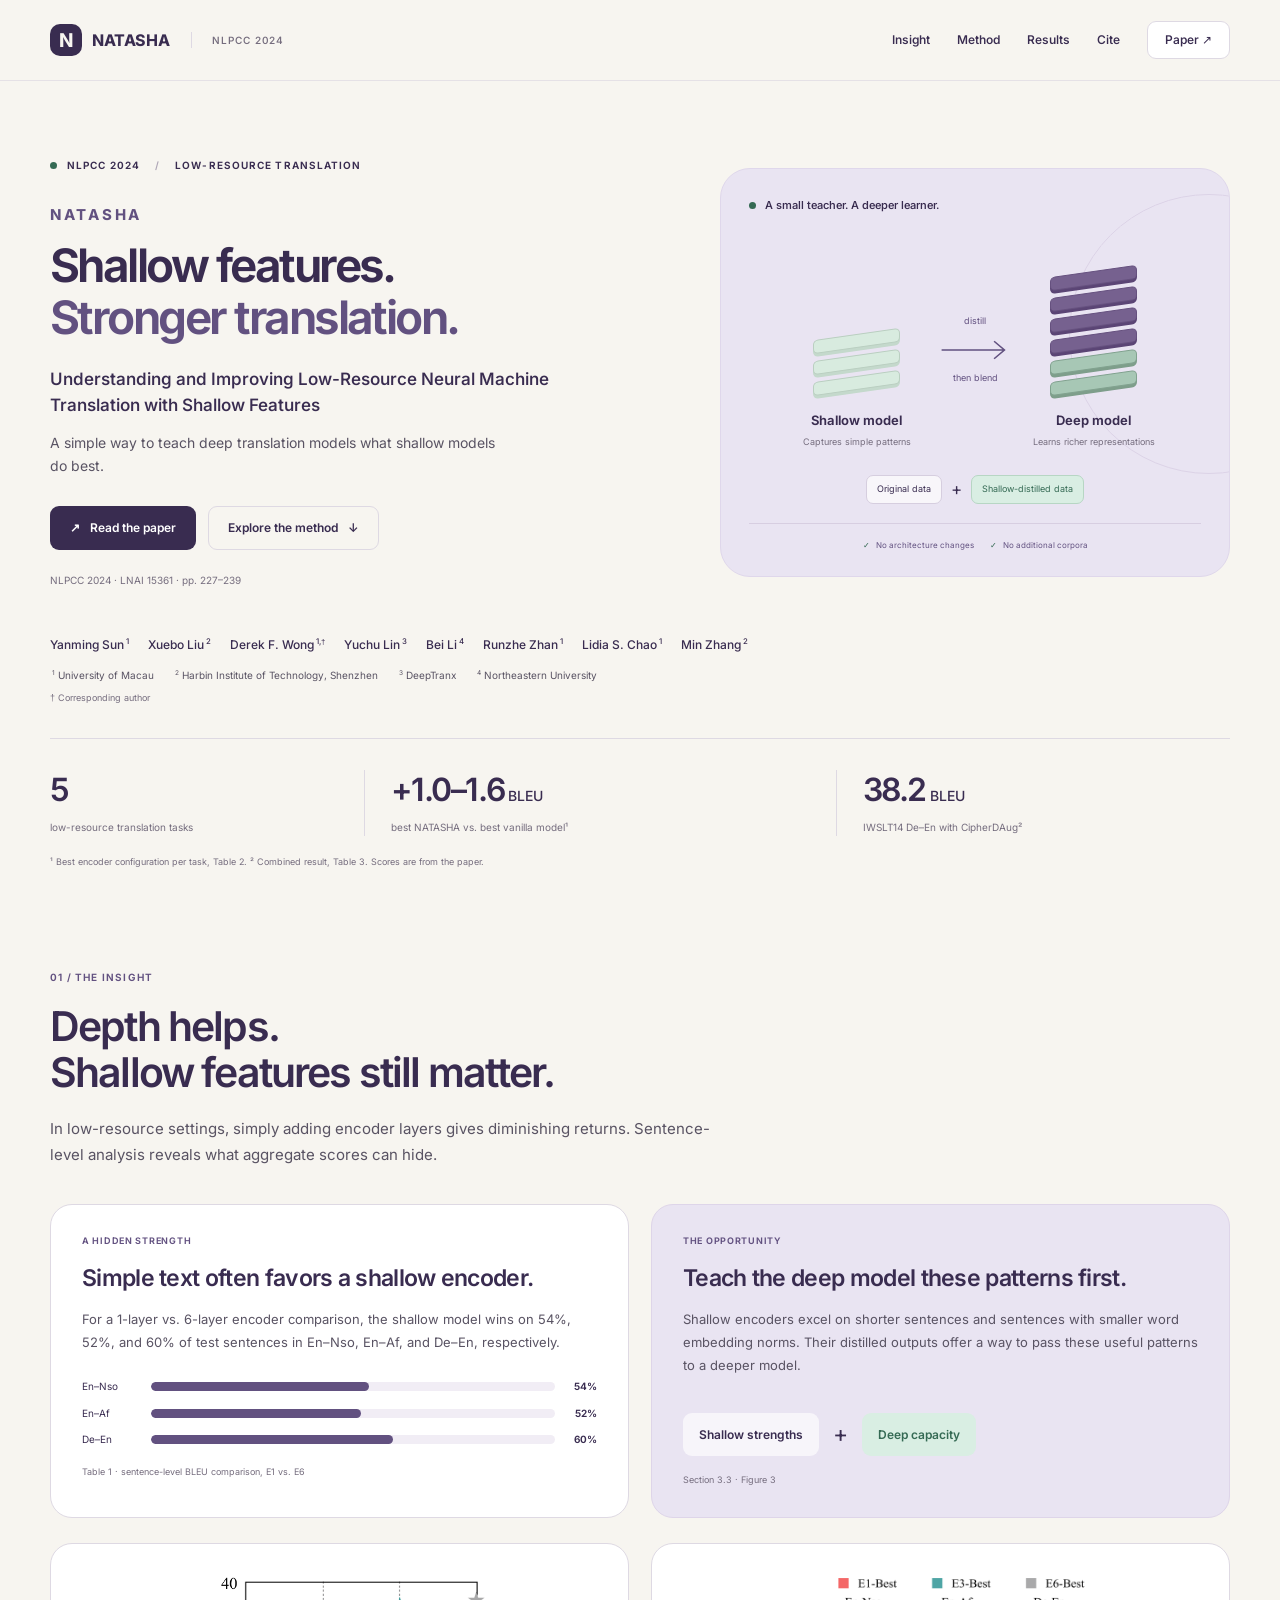
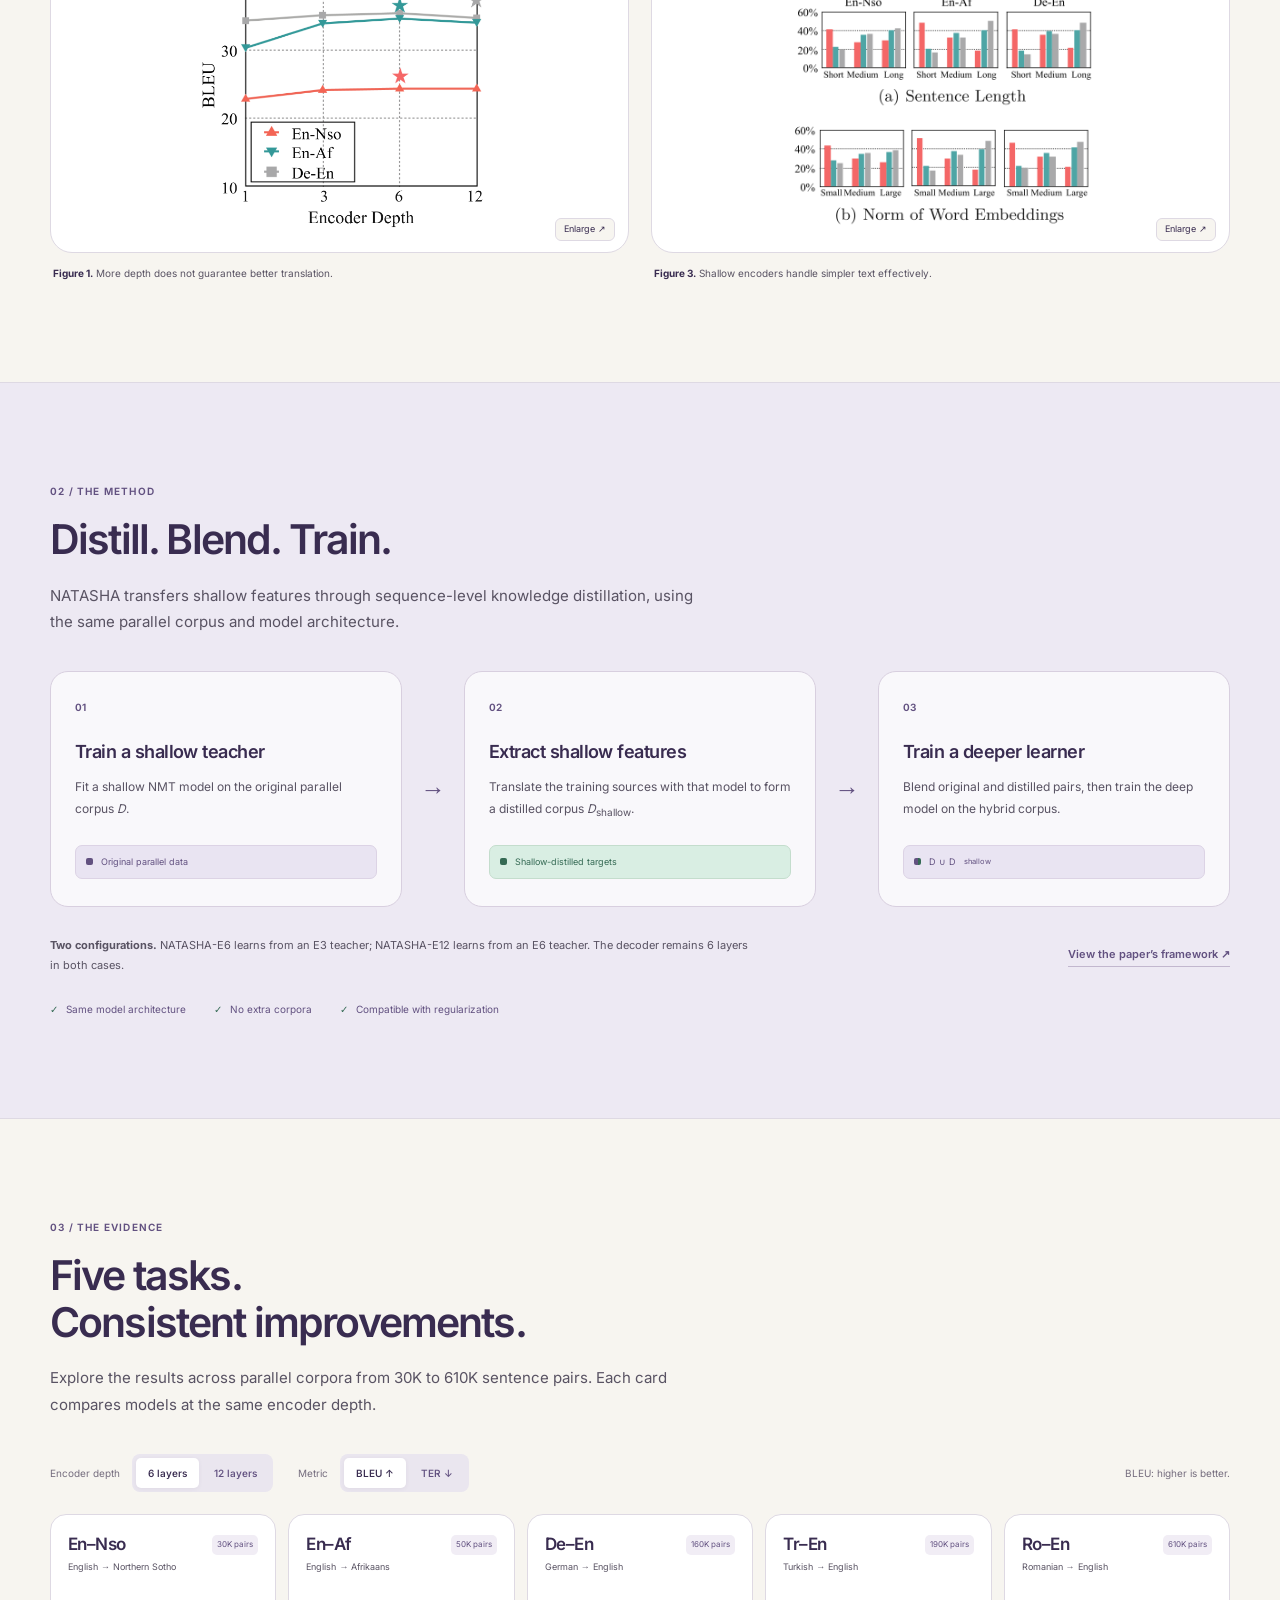
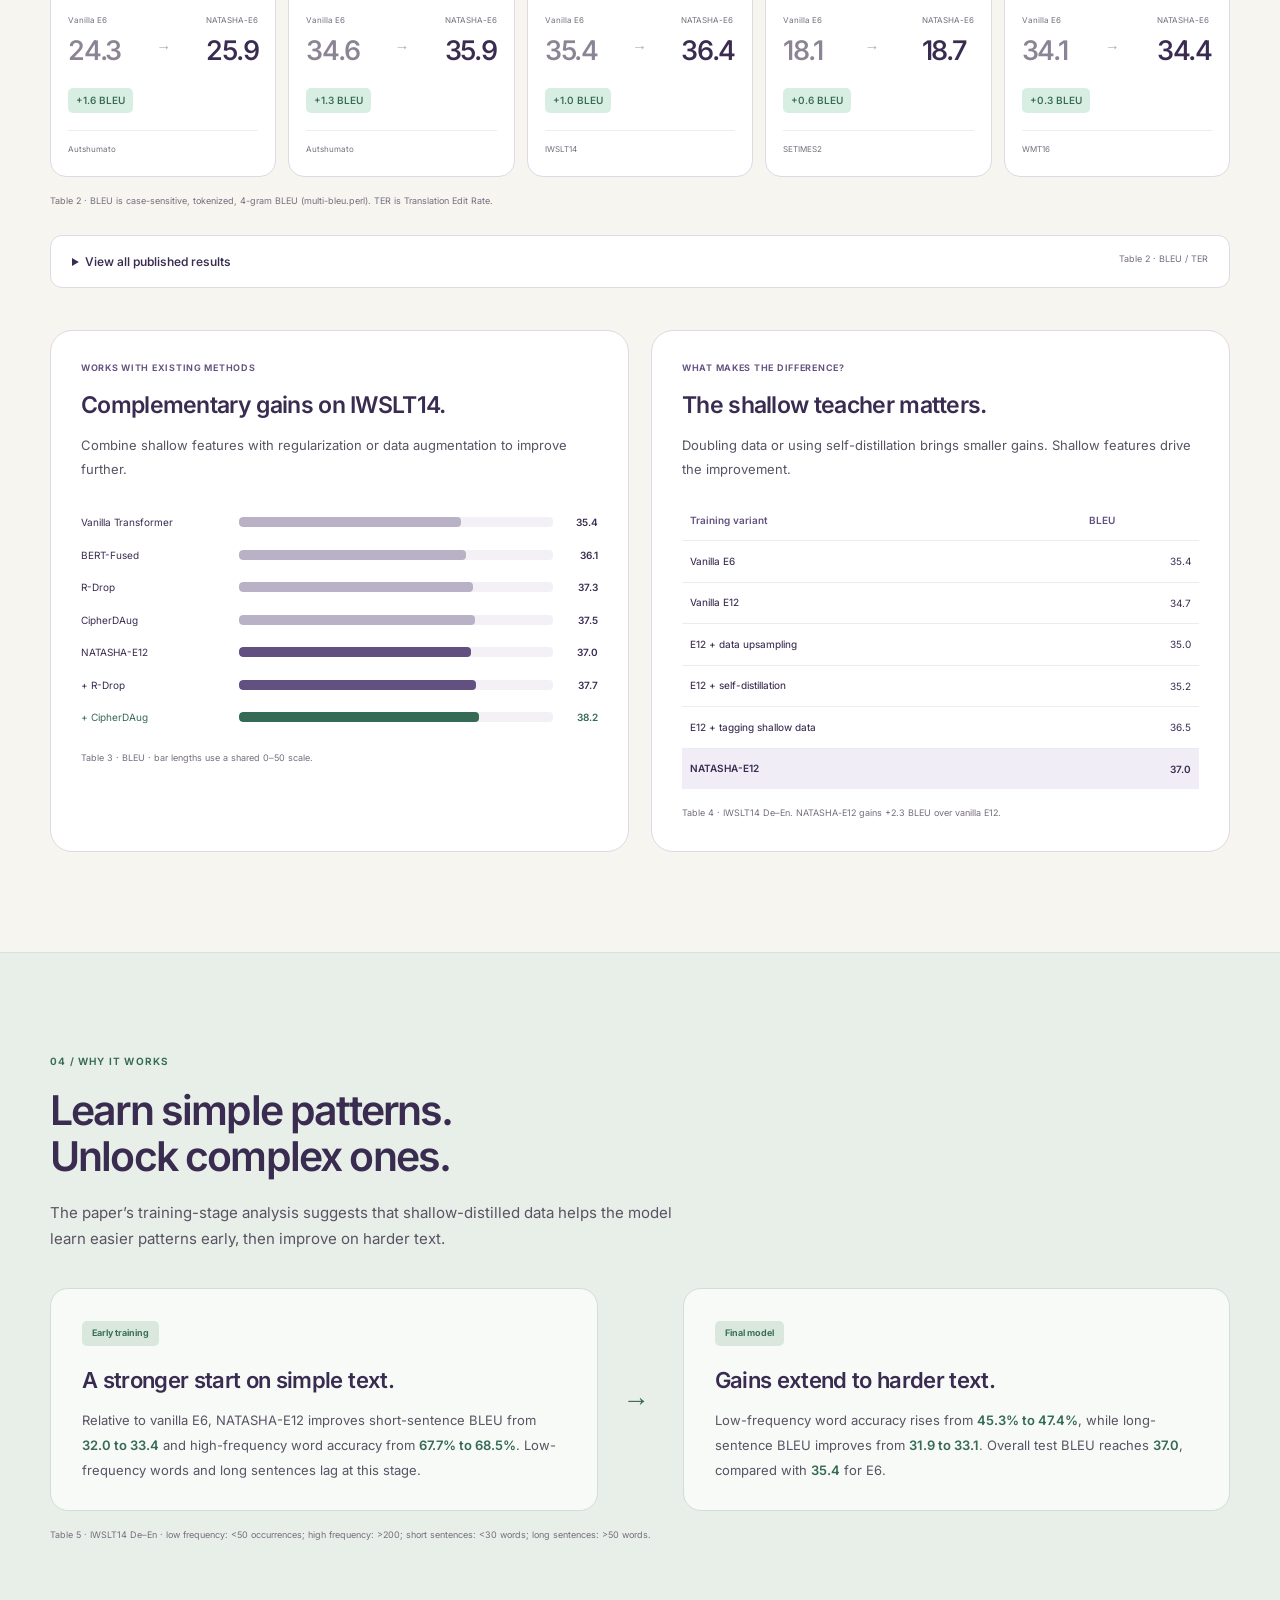
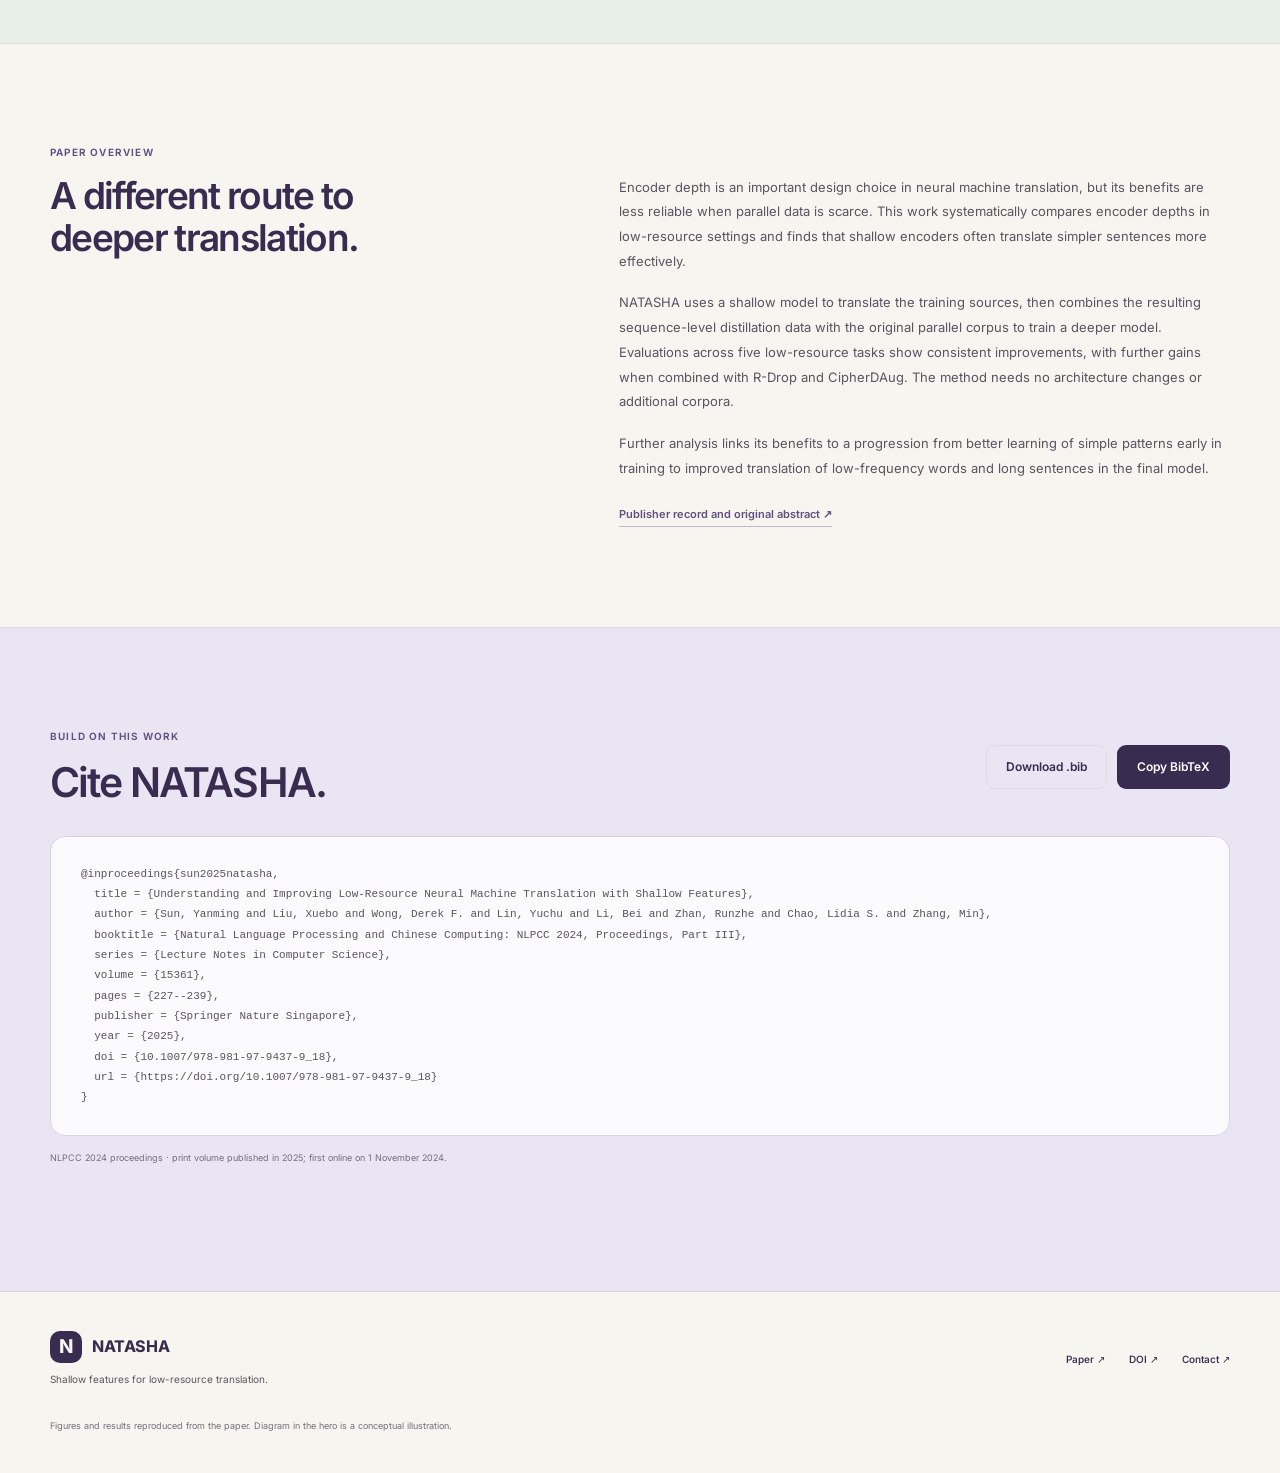
<file: docs/index.html>
<!doctype html>
<html lang="en">
<head>
  <meta charset="utf-8">
  <meta name="viewport" content="width=device-width, initial-scale=1">
  <title>NATASHA · Shallow Features for Low-Resource NMT</title>
  <meta name="description" content="NATASHA improves low-resource neural machine translation by teaching deep models with shallow features. A NLPCC 2024 paper by Yanming Sun and collaborators.">
  <meta name="theme-color" content="#392c50">
  <link rel="canonical" href="https://ymsunny.github.io/NATASHA/">
  <meta property="og:type" content="website">
  <meta property="og:title" content="NATASHA · Shallow features. Stronger translation.">
  <meta property="og:description" content="A simple training strategy for low-resource NMT. Five translation tasks. 38.2 BLEU on IWSLT14 De–En with CipherDAug.">
  <meta property="og:url" content="https://ymsunny.github.io/NATASHA/">
  <meta property="og:image" content="https://ymsunny.github.io/NATASHA/assets/social-preview.png">
  <meta property="og:image:width" content="1200">
  <meta property="og:image:height" content="630">
  <meta name="twitter:card" content="summary_large_image">
  <meta name="twitter:title" content="NATASHA · Shallow features. Stronger translation.">
  <meta name="twitter:description" content="Teaching deep translation models with shallow features. NLPCC 2024.">
  <meta name="twitter:image" content="https://ymsunny.github.io/NATASHA/assets/social-preview.png">
  <link rel="icon" type="image/svg+xml" href="assets/favicon.svg">
  <link rel="preload" href="assets/inter-latin.woff2" as="font" type="font/woff2" crossorigin>
  <link rel="stylesheet" href="styles.css">
  <script src="data.js" defer></script>
  <script src="script.js" defer></script>
  <script type="application/ld+json">{"@context":"https://schema.org","@type":"ScholarlyArticle","name":"Understanding and Improving Low-Resource Neural Machine Translation with Shallow Features","headline":"Understanding and Improving Low-Resource Neural Machine Translation with Shallow Features","url":"https://ymsunny.github.io/NATASHA/","sameAs":"https://doi.org/10.1007/978-981-97-9437-9_18","identifier":"10.1007/978-981-97-9437-9_18","datePublished":"2024-11-01","author":[{"@type":"Person","name":"Yanming Sun"},{"@type":"Person","name":"Xuebo Liu"},{"@type":"Person","name":"Derek F. Wong"},{"@type":"Person","name":"Yuchu Lin"},{"@type":"Person","name":"Bei Li"},{"@type":"Person","name":"Runzhe Zhan"},{"@type":"Person","name":"Lidia S. Chao"},{"@type":"Person","name":"Min Zhang"}],"publisher":{"@type":"Organization","name":"Springer Nature Singapore"},"pagination":"227–239"}</script>
</head>
<body>
  <a class="skip-link" href="#main">Skip to content</a>
  <header class="header">
    <div class="container nav-wrap"><a class="brand" href="#"><span class="brand-mark" aria-hidden="true">N</span>NATASHA<span class="brand-meta">NLPCC 2024</span></a>
    <nav aria-label="Main navigation"><a href="#insight">Insight</a><a href="#method">Method</a><a href="#results">Results</a><a href="#citation">Cite</a><a class="nav-paper" href="assets/natasha-paper.pdf" target="_blank" rel="noopener">Paper <span aria-hidden="true">↗</span></a></nav></div>
  </header>
  <main id="main">
    <section class="hero container" aria-labelledby="hero-title">
      <div class="hero-copy">
        <div class="eyebrow"><span class="status-dot"></span> NLPCC 2024 <span class="eyebrow-divider">/</span> Low-resource translation</div>
        <p class="project-name">NATASHA</p>
        <h1 id="hero-title">Shallow features.<br><span>Stronger translation.</span></h1>
        <p class="paper-title">Understanding and Improving Low-Resource Neural Machine Translation with Shallow Features</p>
        <p class="hero-description">A simple way to teach deep translation models what shallow models do best.</p>
        <div class="actions"><a class="button primary" href="assets/natasha-paper.pdf" target="_blank" rel="noopener"><span aria-hidden="true">↗</span> Read the paper</a><a class="button secondary" href="#method">Explore the method <span aria-hidden="true">↓</span></a></div>
        <div class="publication-note">NLPCC 2024 · LNAI 15361 · pp. 227–239</div>
      </div>
      <div class="hero-visual" aria-label="NATASHA transfers shallow features to a deep model through distilled training data">
        <div class="visual-label"><span class="mini-dot"></span> A small teacher. A deeper learner.</div>
        <div class="visual-models">
          <div class="model-column shallow"><div class="layer-stack"><i></i><i></i><i></i></div><span class="model-label">Shallow model</span><span class="model-description">Captures simple patterns</span></div>
          <div class="transfer"><span>distill</span><svg viewBox="0 0 88 30" aria-hidden="true"><path d="M2 15H80M68 4L81 15 68 26" fill="none" stroke="currentColor" stroke-width="2"/></svg><span>then blend</span></div>
          <div class="model-column deep"><div class="layer-stack"><i></i><i></i><i></i><i></i><i></i><i></i></div><span class="model-label">Deep model</span><span class="model-description">Learns richer representations</span></div>
        </div>
        <div class="visual-dataset"><span class="dataset-chip original">Original data</span><span class="plus">+</span><span class="dataset-chip distilled">Shallow-distilled data</span></div>
        <div class="visual-footer"><span>No architecture changes</span><span>No additional corpora</span></div>
        <span class="visual-orbit" aria-hidden="true"></span>
      </div>
    </section>
    <section class="author-section container" aria-label="Authors and affiliations">
      <p class="authors"><a href="https://ymsunny.github.io/" target="_blank" rel="noopener">Yanming Sun<sup>1</sup></a><span>Xuebo Liu<sup>2</sup></span><a href="mailto:derekfw@um.edu.mo">Derek F. Wong<sup>1,†</sup></a><span>Yuchu Lin<sup>3</sup></span><span>Bei Li<sup>4</sup></span><span>Runzhe Zhan<sup>1</sup></span><span>Lidia S. Chao<sup>1</sup></span><span>Min Zhang<sup>2</sup></span></p>
      <p class="affiliations"><span><sup>1</sup> University of Macau</span><span><sup>2</sup> Harbin Institute of Technology, Shenzhen</span><span><sup>3</sup> DeepTranx</span><span><sup>4</sup> Northeastern University</span></p>
      <p class="corresponding">† Corresponding author</p>
    </section>
    <section class="metrics container" aria-label="Key results">
      <div><strong>5</strong><span>low-resource translation tasks</span></div>
      <div><strong>+1.0–1.6<span class="metric-unit"> BLEU</span></strong><span>best NATASHA vs. best vanilla model¹</span></div>
      <div><strong>38.2<span class="metric-unit"> BLEU</span></strong><span>IWSLT14 De–En with CipherDAug²</span></div>
    </section>
    <p class="metric-note container">¹ Best encoder configuration per task, Table 2. ² Combined result, Table 3. Scores are from the paper.</p>

    <section class="section container" id="insight">
      <div class="section-heading"><span class="section-number">01 / THE INSIGHT</span><h2>Depth helps.<br>Shallow features still matter.</h2><p>In low-resource settings, simply adding encoder layers gives diminishing returns. Sentence-level analysis reveals what aggregate scores can hide.</p></div>
      <div class="insight-grid">
        <article class="insight-card"><span class="card-tag">A hidden strength</span><h3>Simple text often favors a shallow encoder.</h3><p>For a 1-layer vs. 6-layer encoder comparison, the shallow model wins on 54%, 52%, and 60% of test sentences in En–Nso, En–Af, and De–En, respectively.</p><div class="ratio-bars" aria-label="Shallow model wins on test sentences: En–Nso 54 percent, En–Af 52 percent, De–En 60 percent"><div><span>En–Nso</span><i style="--ratio:54%"></i><strong>54%</strong></div><div><span>En–Af</span><i style="--ratio:52%"></i><strong>52%</strong></div><div><span>De–En</span><i style="--ratio:60%"></i><strong>60%</strong></div></div><p class="source">Table 1 · sentence-level BLEU comparison, E1 vs. E6</p></article>
        <article class="insight-card tinted"><span class="card-tag">The opportunity</span><h3>Teach the deep model these patterns first.</h3><p>Shallow encoders excel on shorter sentences and sentences with smaller word embedding norms. Their distilled outputs offer a way to pass these useful patterns to a deeper model.</p><div class="insight-equation"><span>Shallow strengths</span><b aria-hidden="true">+</b><span>Deep capacity</span></div><p class="source">Section 3.3 · Figure 3</p></article>
      </div>
      <div class="figure-grid">
        <figure><a href="assets/encoder-depth.png" class="figure-link" data-figure="true" data-caption="Figure 1. BLEU scores as encoder depth varies. Stars mark NATASHA results." aria-label="Enlarge encoder depth figure"><img src="assets/encoder-depth.png" alt="Figure 1: three low-resource tasks show limited benefit from increasing encoder depth to 12; NATASHA results are marked with stars." width="628" height="488" loading="lazy"><span class="enlarge-label">Enlarge ↗</span></a><figcaption><b>Figure 1.</b> More depth does not guarantee better translation.</figcaption></figure>
        <figure><a href="assets/linguistic-analysis.png" class="figure-link" data-figure="true" data-caption="Figure 3. Sentence length and embedding norms for groups best translated by E1, E3 and E6." aria-label="Enlarge linguistic analysis figure"><img src="assets/linguistic-analysis.png" alt="Figure 3: distributions of sentence length and word embedding norms by the encoder depth with the best translation." width="716" height="572" loading="lazy"><span class="enlarge-label">Enlarge ↗</span></a><figcaption><b>Figure 3.</b> Shallow encoders handle simpler text effectively.</figcaption></figure>
      </div>
    </section>

    <section class="method-band" id="method"><div class="container section">
      <div class="section-heading"><span class="section-number">02 / THE METHOD</span><h2>Distill. Blend. Train.</h2><p>NATASHA transfers shallow features through sequence-level knowledge distillation, using the same parallel corpus and model architecture.</p></div>
      <div class="method-flow">
        <article><span class="step-number">01</span><h3>Train a shallow teacher</h3><p>Fit a shallow NMT model on the original parallel corpus <i>D</i>.</p><div class="flow-token"><span class="token-dot"></span> Original parallel data</div></article>
        <span class="flow-arrow" aria-hidden="true">→</span>
        <article><span class="step-number">02</span><h3>Extract shallow features</h3><p>Translate the training sources with that model to form a distilled corpus <i>D</i><sub>shallow</sub>.</p><div class="flow-token mint"><span class="token-dot"></span> Shallow-distilled targets</div></article>
        <span class="flow-arrow" aria-hidden="true">→</span>
        <article><span class="step-number">03</span><h3>Train a deeper learner</h3><p>Blend original and distilled pairs, then train the deep model on the hybrid corpus.</p><div class="flow-token mixed"><span class="token-dot"></span> D ∪ D<sub>shallow</sub></div></article>
      </div>
      <div class="method-details"><p><b>Two configurations.</b> NATASHA-E6 learns from an E3 teacher; NATASHA-E12 learns from an E6 teacher. The decoder remains 6 layers in both cases.</p><a class="text-link" href="assets/framework.png" data-figure="true" data-caption="Figure 4. The original NATASHA framework from the paper.">View the paper’s framework <span aria-hidden="true">↗</span></a></div>
      <div class="method-benefits"><span>Same model architecture</span><span>No extra corpora</span><span>Compatible with regularization</span></div>
    </div></section>

    <section class="section container" id="results">
      <div class="section-heading"><span class="section-number">03 / THE EVIDENCE</span><h2>Five tasks.<br>Consistent improvements.</h2><p>Explore the results across parallel corpora from 30K to 610K sentence pairs. Each card compares models at the same encoder depth.</p></div>
      <div class="result-toolbar"><div class="control-group"><span class="control-label">Encoder depth</span><div class="segmented" role="group" aria-label="Encoder depth"><button type="button" data-depth="6" aria-pressed="true">6 layers</button><button type="button" data-depth="12" aria-pressed="false">12 layers</button></div></div><div class="control-group"><span class="control-label">Metric</span><div class="segmented" role="group" aria-label="Evaluation metric"><button type="button" data-metric="bleu" aria-pressed="true">BLEU ↑</button><button type="button" data-metric="ter" aria-pressed="false">TER ↓</button></div></div><p id="metric-description">BLEU: higher is better.</p></div>
      <div class="task-grid" id="result-cards" aria-live="polite" aria-atomic="true"><!-- result-cards:start --><article class="task-card"><div class="task-top"><h3>En–Nso</h3><span>30K pairs</span></div><p>English → Northern Sotho</p><div class="score-pair"><div><span>Vanilla E6</span><strong class="baseline-score">24.3</strong></div><span class="score-arrow" aria-hidden="true">→</span><div><span>NATASHA-E6</span><strong class="ours-score">25.9</strong></div></div><div class="gain"><span class="gain-value">+1.6</span> <span class="gain-unit">BLEU</span></div><div class="task-corpus">Autshumato</div></article><article class="task-card"><div class="task-top"><h3>En–Af</h3><span>50K pairs</span></div><p>English → Afrikaans</p><div class="score-pair"><div><span>Vanilla E6</span><strong class="baseline-score">34.6</strong></div><span class="score-arrow" aria-hidden="true">→</span><div><span>NATASHA-E6</span><strong class="ours-score">35.9</strong></div></div><div class="gain"><span class="gain-value">+1.3</span> <span class="gain-unit">BLEU</span></div><div class="task-corpus">Autshumato</div></article><article class="task-card"><div class="task-top"><h3>De–En</h3><span>160K pairs</span></div><p>German → English</p><div class="score-pair"><div><span>Vanilla E6</span><strong class="baseline-score">35.4</strong></div><span class="score-arrow" aria-hidden="true">→</span><div><span>NATASHA-E6</span><strong class="ours-score">36.4</strong></div></div><div class="gain"><span class="gain-value">+1.0</span> <span class="gain-unit">BLEU</span></div><div class="task-corpus">IWSLT14</div></article><article class="task-card"><div class="task-top"><h3>Tr–En</h3><span>190K pairs</span></div><p>Turkish → English</p><div class="score-pair"><div><span>Vanilla E6</span><strong class="baseline-score">18.1</strong></div><span class="score-arrow" aria-hidden="true">→</span><div><span>NATASHA-E6</span><strong class="ours-score">18.7</strong></div></div><div class="gain"><span class="gain-value">+0.6</span> <span class="gain-unit">BLEU</span></div><div class="task-corpus">SETIMES2</div></article><article class="task-card"><div class="task-top"><h3>Ro–En</h3><span>610K pairs</span></div><p>Romanian → English</p><div class="score-pair"><div><span>Vanilla E6</span><strong class="baseline-score">34.1</strong></div><span class="score-arrow" aria-hidden="true">→</span><div><span>NATASHA-E6</span><strong class="ours-score">34.4</strong></div></div><div class="gain"><span class="gain-value">+0.3</span> <span class="gain-unit">BLEU</span></div><div class="task-corpus">WMT16</div></article><!-- result-cards:end --></div>
      <p class="source">Table 2 · BLEU is case-sensitive, tokenized, 4-gram BLEU (multi-bleu.perl). TER is Translation Edit Rate.</p>
      <noscript><p>Interactive controls require JavaScript. The default cards and full table below remain available.</p></noscript>
      <details class="data-details"><summary>View all published results <span>Table 2 · BLEU / TER</span></summary><div class="table-scroll" tabindex="0" role="region" aria-label="Table 2, all published results"><table><caption>Translation performance. Each cell shows BLEU, with TER below.</caption><thead><tr><th scope="col">Model</th><th scope="col">En–Nso<small>30K</small></th><th scope="col">En–Af<small>50K</small></th><th scope="col">De–En<small>160K</small></th><th scope="col">Tr–En<small>190K</small></th><th scope="col">Ro–En<small>610K</small></th></tr></thead><tbody><!-- results-table:start --><tr class=""><th scope="row">E1</th><td>22.8<span>69.2</span></td><td>30.3<span>59.1</span></td><td>34.3<span>52.2</span></td><td>16.3<span>74.4</span></td><td>33.0<span>55.3</span></td></tr><tr class=""><th scope="row">E3</th><td>24.1<span>68.0</span></td><td>33.9<span>54.9</span></td><td>35.1<span>51.6</span></td><td>17.6<span>72.6</span></td><td>34.0<span>54.6</span></td></tr><tr class=""><th scope="row">E6</th><td>24.3<span>68.8</span></td><td>34.6<span>54.4</span></td><td>35.4<span>51.1</span></td><td>18.1<span>72.1</span></td><td>34.1<span>54.8</span></td></tr><tr class=""><th scope="row">E12</th><td>24.3<span>67.7</span></td><td>34.0<span>55.2</span></td><td>34.7<span>51.5</span></td><td>18.0<span>71.8</span></td><td>34.3<span>54.2</span></td></tr><tr class="ours"><th scope="row">NATASHA-E6</th><td>25.9<span>65.0</span></td><td>35.9<span>52.7</span></td><td>36.4<span>49.9</span></td><td>18.7<span>70.3</span></td><td>34.4<span>53.9</span></td></tr><tr class="ours"><th scope="row">NATASHA-E12</th><td>25.4<span>65.7</span></td><td>35.5<span>52.4</span></td><td>37.0<span>49.5</span></td><td>19.4<span>70.0</span></td><td>35.3<span>53.5</span></td></tr><!-- results-table:end --></tbody></table></div></details>
      <div class="comparison-grid">
        <article class="comparison-card"><span class="card-tag">Works with existing methods</span><h3>Complementary gains on IWSLT14.</h3><p>Combine shallow features with regularization or data augmentation to improve further.</p><div class="comparison-bars"><div><span>Vanilla Transformer</span><i style="--bar:70.8%"></i><b>35.4</b></div><div><span>BERT-Fused</span><i style="--bar:72.2%"></i><b>36.1</b></div><div><span>R-Drop</span><i style="--bar:74.6%"></i><b>37.3</b></div><div><span>CipherDAug</span><i style="--bar:75%"></i><b>37.5</b></div><div class="ours"><span>NATASHA-E12</span><i style="--bar:74%"></i><b>37.0</b></div><div class="ours"><span>+ R-Drop</span><i style="--bar:75.4%"></i><b>37.7</b></div><div class="ours standout"><span>+ CipherDAug</span><i style="--bar:76.4%"></i><b>38.2</b></div></div><p class="source">Table 3 · BLEU · bar lengths use a shared 0–50 scale.</p></article>
        <article class="comparison-card"><span class="card-tag">What makes the difference?</span><h3>The shallow teacher matters.</h3><p>Doubling data or using self-distillation brings smaller gains. Shallow features drive the improvement.</p><table class="ablation-table"><caption class="sr-only">Table 4. Ablation on IWSLT14 German–English.</caption><thead><tr><th scope="col">Training variant</th><th scope="col">BLEU</th></tr></thead><tbody><tr><th scope="row">Vanilla E6</th><td>35.4</td></tr><tr><th scope="row">Vanilla E12</th><td>34.7</td></tr><tr><th scope="row">E12 + data upsampling</th><td>35.0</td></tr><tr><th scope="row">E12 + self-distillation</th><td>35.2</td></tr><tr><th scope="row">E12 + tagging shallow data</th><td>36.5</td></tr><tr class="ours"><th scope="row">NATASHA-E12</th><td>37.0</td></tr></tbody></table><p class="source">Table 4 · IWSLT14 De–En. NATASHA-E12 gains +2.3 BLEU over vanilla E12.</p></article>
      </div>
    </section>

    <section class="analysis-section"><div class="container section" id="analysis">
      <div class="section-heading"><span class="section-number">04 / WHY IT WORKS</span><h2>Learn simple patterns.<br>Unlock complex ones.</h2><p>The paper’s training-stage analysis suggests that shallow-distilled data helps the model learn easier patterns early, then improve on harder text.</p></div>
      <div class="analysis-grid"><article><span class="stage-tag">Early training</span><h3>A stronger start on simple text.</h3><p>Relative to vanilla E6, NATASHA-E12 improves short-sentence BLEU from <b>32.0 to 33.4</b> and high-frequency word accuracy from <b>67.7% to 68.5%</b>. Low-frequency words and long sentences lag at this stage.</p></article><span class="analysis-arrow" aria-hidden="true">→</span><article><span class="stage-tag">Final model</span><h3>Gains extend to harder text.</h3><p>Low-frequency word accuracy rises from <b>45.3% to 47.4%</b>, while long-sentence BLEU improves from <b>31.9 to 33.1</b>. Overall test BLEU reaches <b>37.0</b>, compared with <b>35.4</b> for E6.</p></article></div>
      <p class="source">Table 5 · IWSLT14 De–En · low frequency: &lt;50 occurrences; high frequency: &gt;200; short sentences: &lt;30 words; long sentences: &gt;50 words.</p>
    </div></section>

    <section class="section container abstract-section" id="abstract"><span class="section-number">PAPER OVERVIEW</span><h2>A different route to deeper translation.</h2><div class="abstract-copy"><p>Encoder depth is an important design choice in neural machine translation, but its benefits are less reliable when parallel data is scarce. This work systematically compares encoder depths in low-resource settings and finds that shallow encoders often translate simpler sentences more effectively.</p><p>NATASHA uses a shallow model to translate the training sources, then combines the resulting sequence-level distillation data with the original parallel corpus to train a deeper model. Evaluations across five low-resource tasks show consistent improvements, with further gains when combined with R-Drop and CipherDAug. The method needs no architecture changes or additional corpora.</p><p>Further analysis links its benefits to a progression from better learning of simple patterns early in training to improved translation of low-frequency words and long sentences in the final model.</p><a class="text-link" href="https://doi.org/10.1007/978-981-97-9437-9_18" target="_blank" rel="noopener">Publisher record and original abstract <span aria-hidden="true">↗</span></a></div></section>

    <section class="citation-band" id="citation"><div class="container section"><div class="citation-heading"><div><span class="section-number">BUILD ON THIS WORK</span><h2>Cite NATASHA.</h2></div><div class="citation-actions"><a class="button secondary" href="assets/natasha.bib" download>Download .bib</a><button class="button primary" id="copy-citation" type="button">Copy BibTeX</button></div></div><pre><code id="bibtex"><!-- citation:start -->@inproceedings{sun2025natasha,
  title = {Understanding and Improving Low-Resource Neural Machine Translation with Shallow Features},
  author = {Sun, Yanming and Liu, Xuebo and Wong, Derek F. and Lin, Yuchu and Li, Bei and Zhan, Runzhe and Chao, Lidia S. and Zhang, Min},
  booktitle = {Natural Language Processing and Chinese Computing: NLPCC 2024, Proceedings, Part III},
  series = {Lecture Notes in Computer Science},
  volume = {15361},
  pages = {227--239},
  publisher = {Springer Nature Singapore},
  year = {2025},
  doi = {10.1007/978-981-97-9437-9_18},
  url = {https://doi.org/10.1007/978-981-97-9437-9_18}
}<!-- citation:end --></code></pre><p class="citation-note">NLPCC 2024 proceedings · print volume published in 2025; first online on 1 November 2024. <span id="copy-status" role="status" aria-live="polite"></span></p></div></section>
  </main>
  <footer class="container footer"><div><a class="brand" href="#"><span class="brand-mark" aria-hidden="true">N</span>NATASHA</a><p>Shallow features for low-resource translation.</p></div><div class="footer-links"><a href="assets/natasha-paper.pdf" target="_blank" rel="noopener">Paper ↗</a><a href="https://doi.org/10.1007/978-981-97-9437-9_18" target="_blank" rel="noopener">DOI ↗</a><a href="mailto:nlp2ct.yanming@um.edu.mo">Contact ↗</a></div><p class="footer-note">Figures and results reproduced from the paper. Diagram in the hero is a conceptual illustration.</p></footer>
  <dialog id="figure-dialog" aria-labelledby="figure-caption"><button class="dialog-close" type="button" aria-label="Close figure">×</button><img id="dialog-image" alt=""><p id="figure-caption"></p><a id="figure-download" href="#" target="_blank" rel="noopener">Open original image ↗</a></dialog>
</body>
</html>
</file>
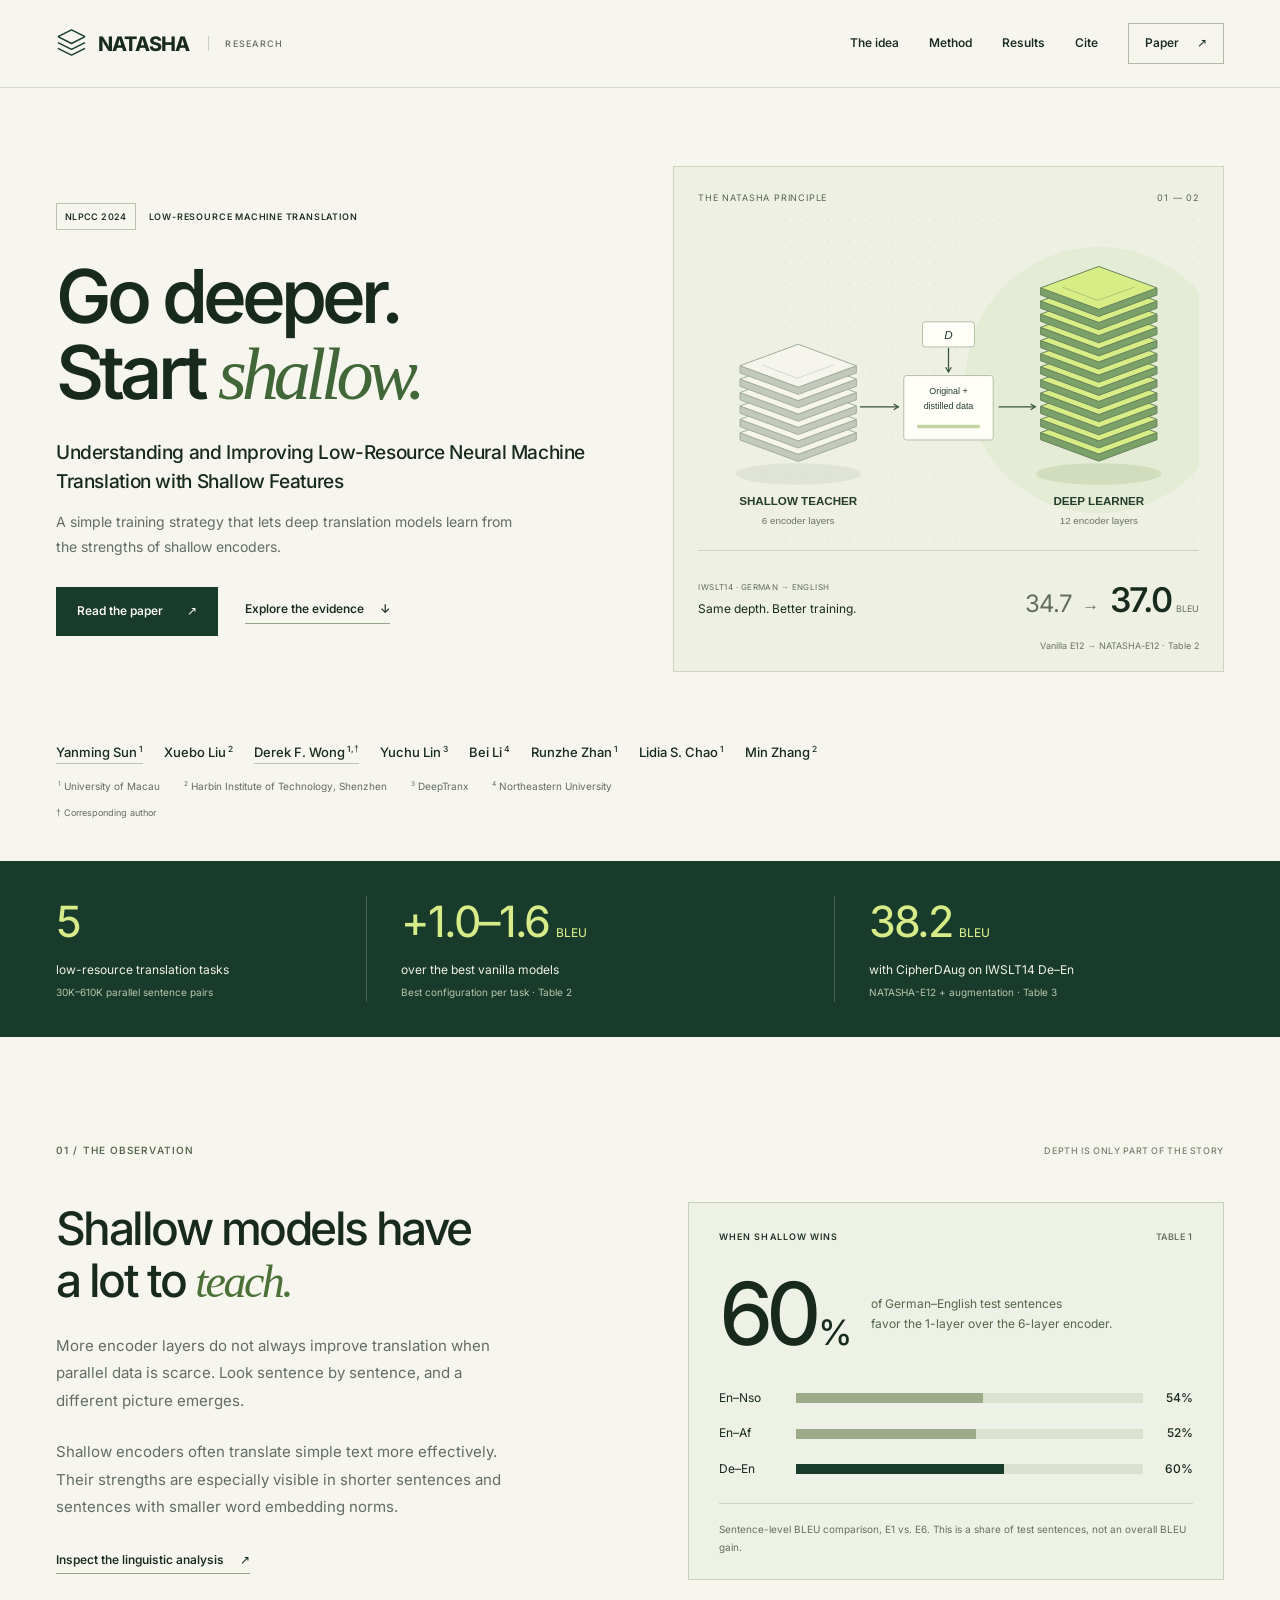
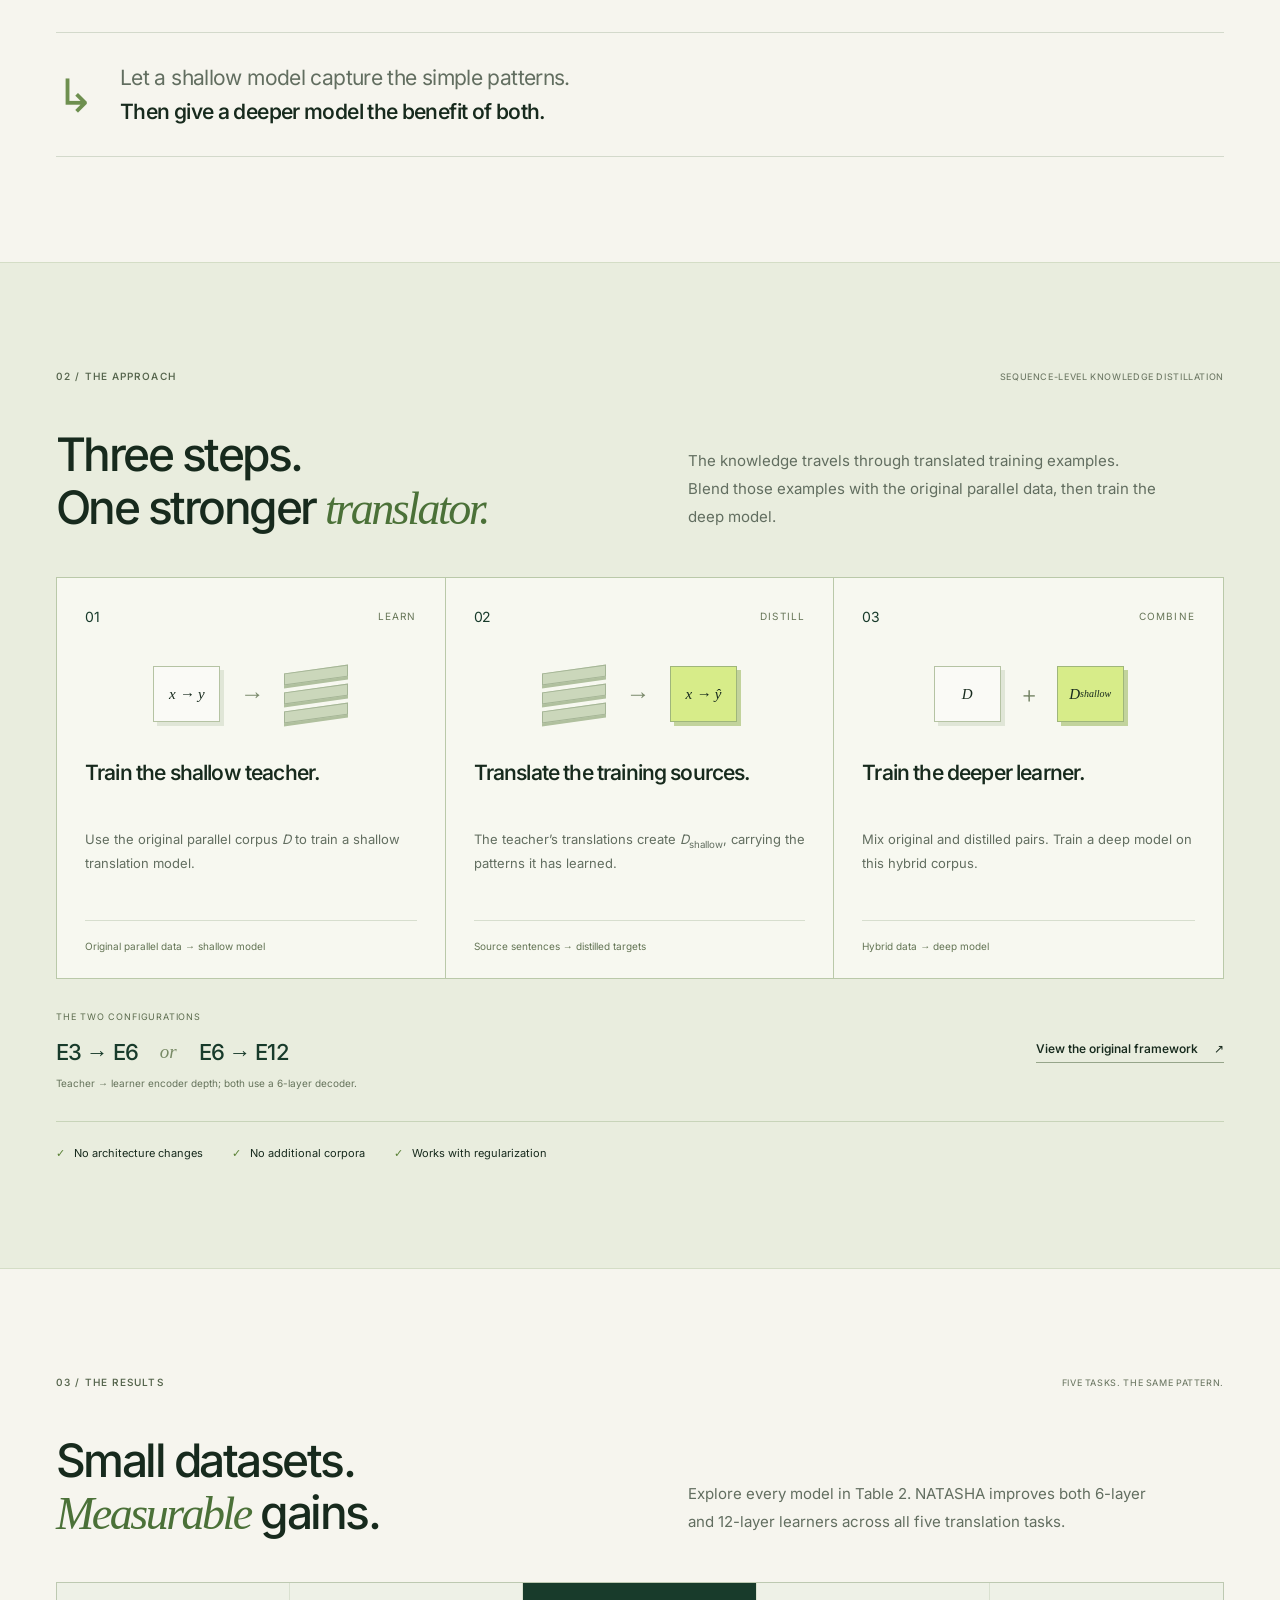
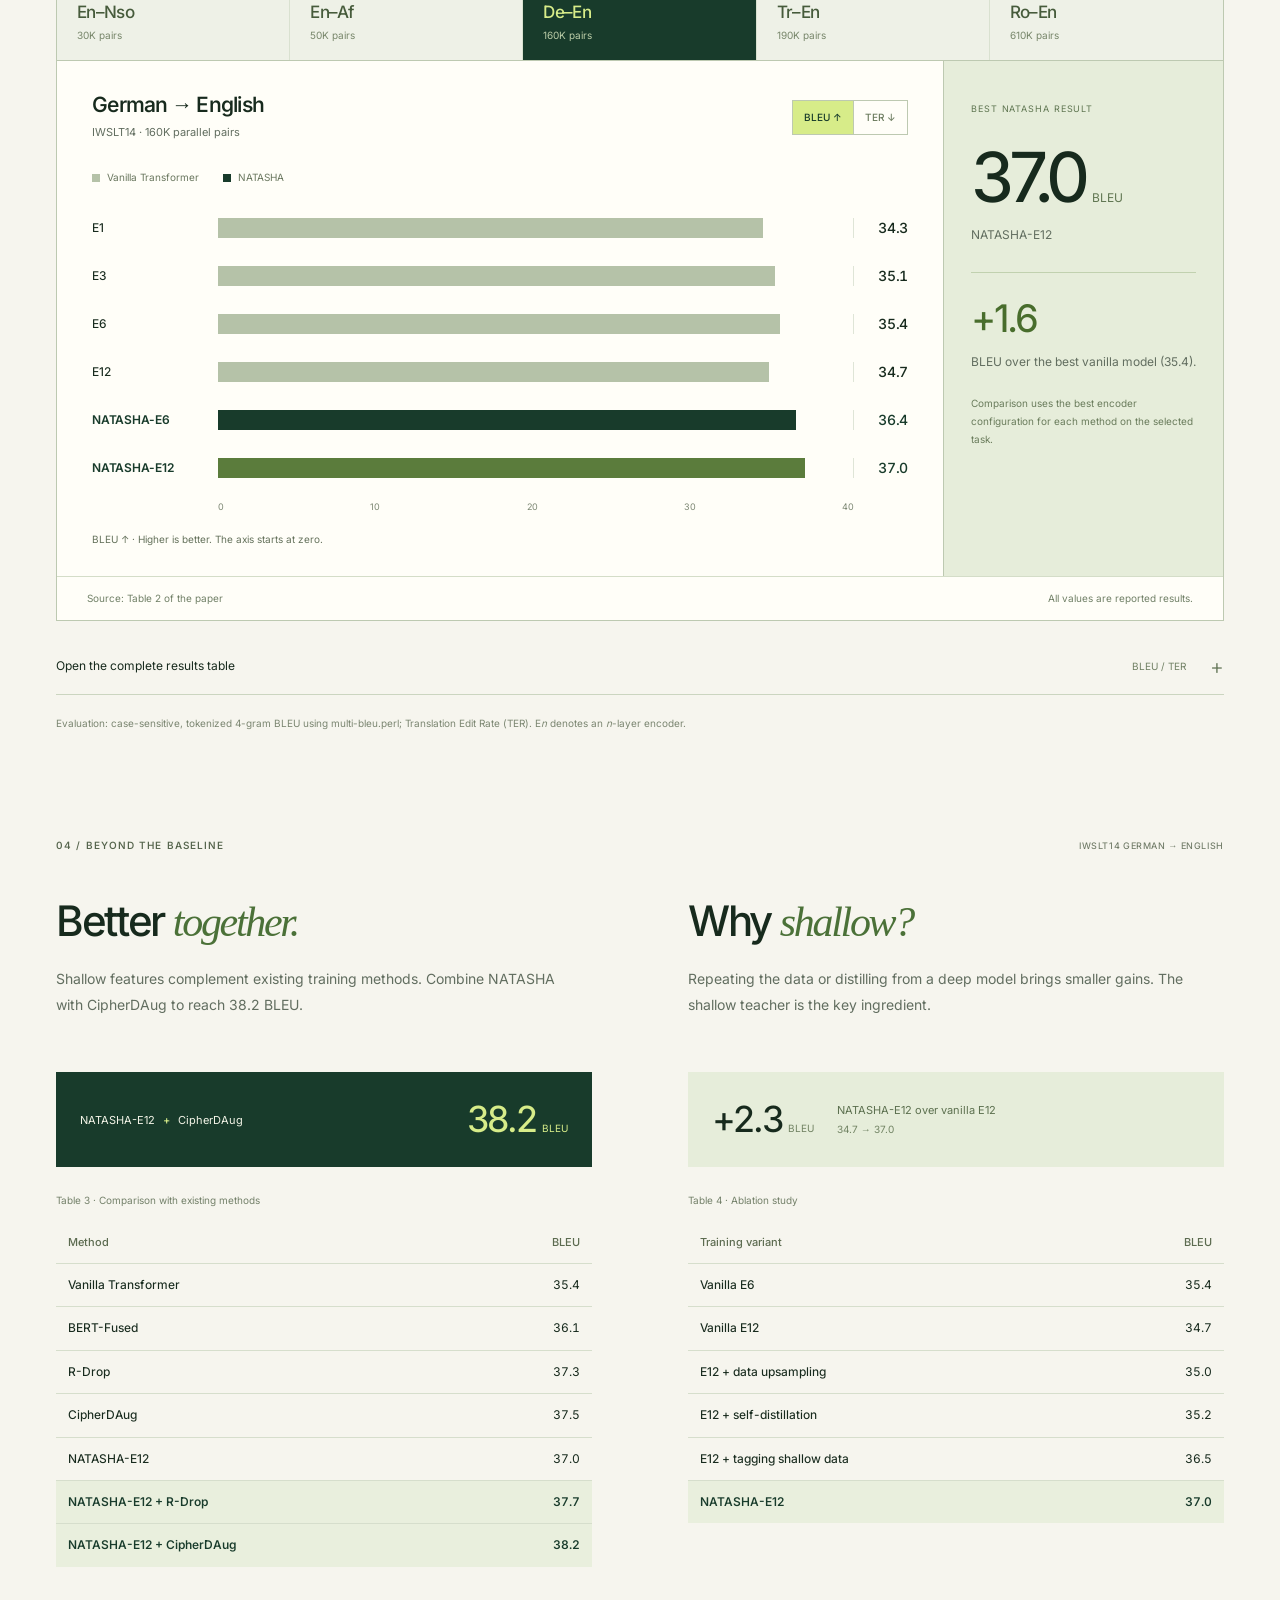
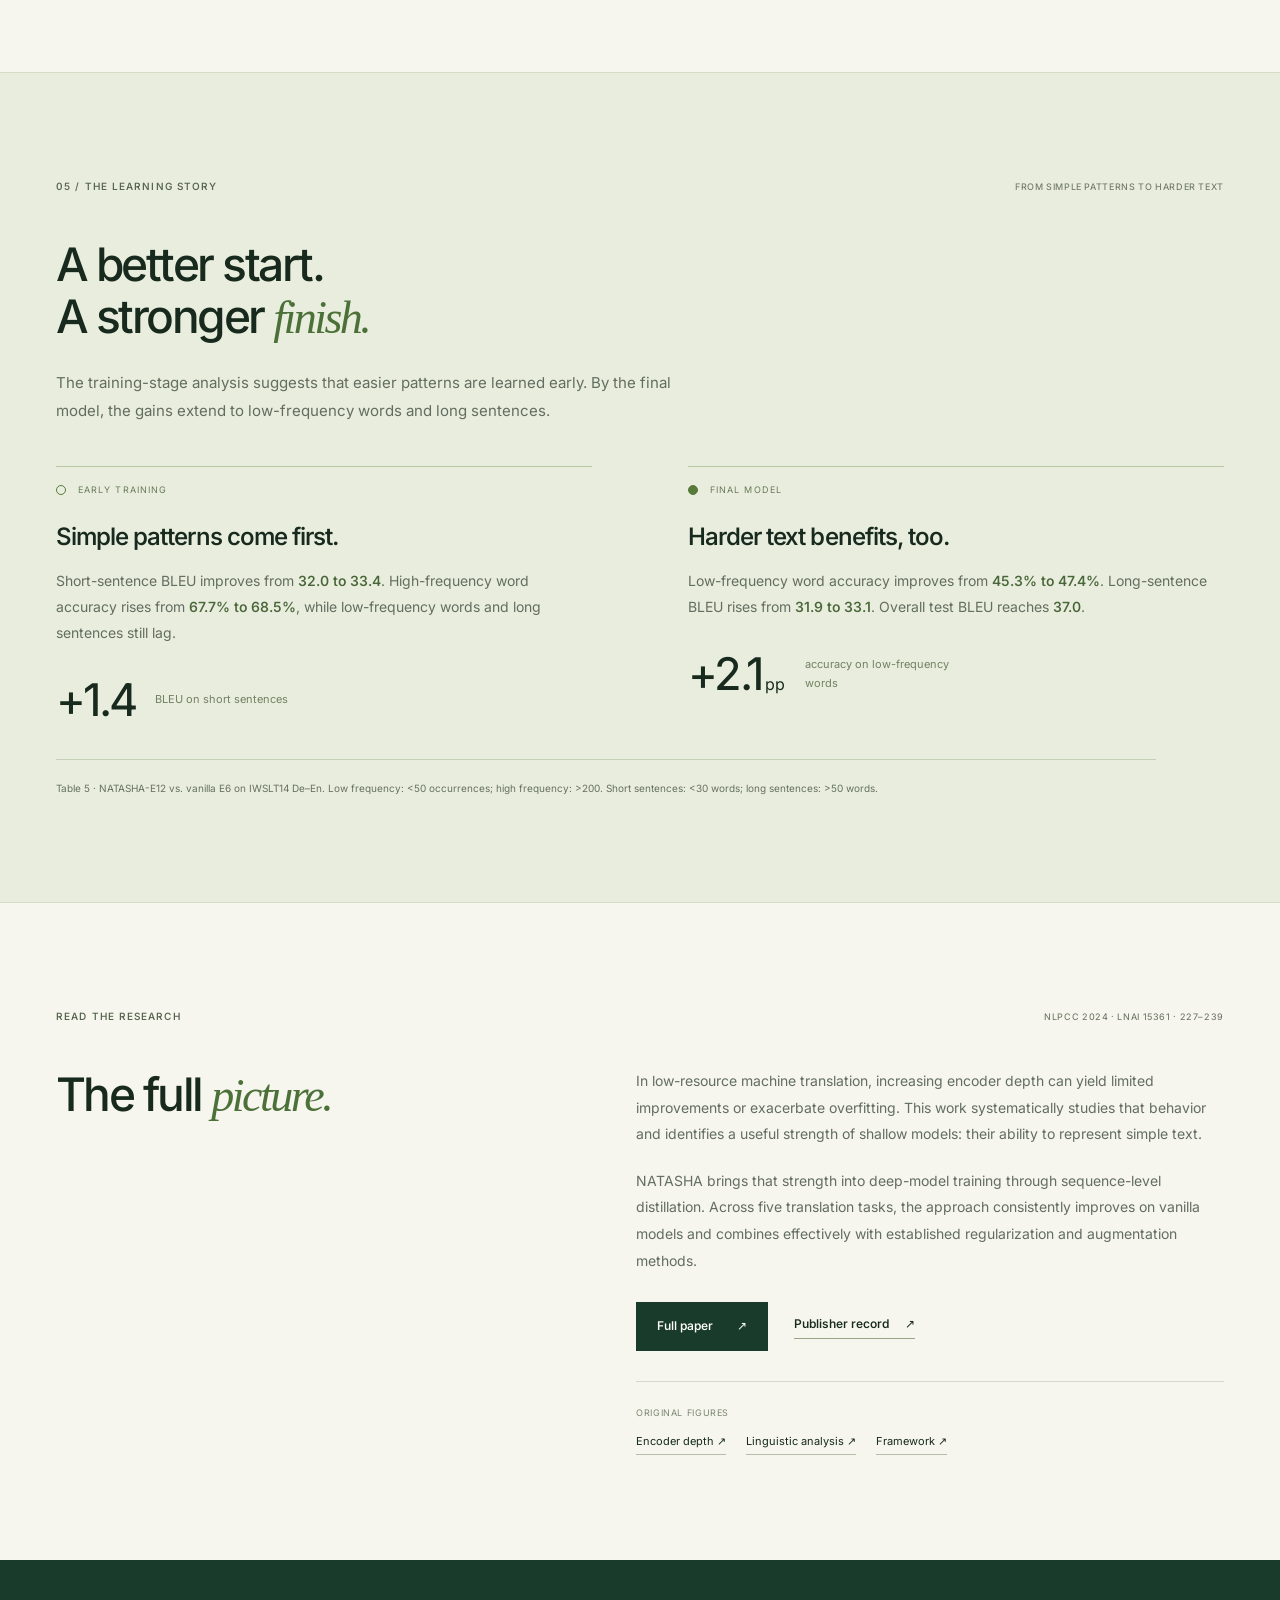
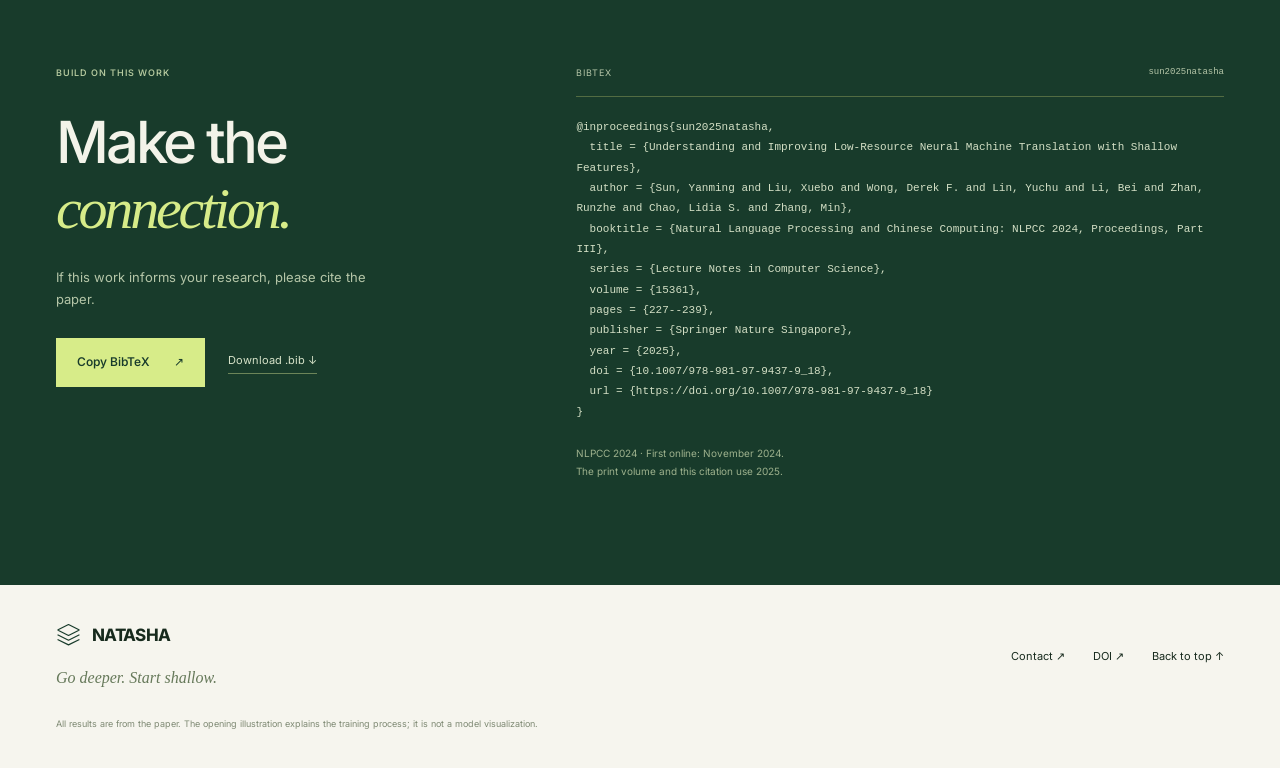
<file: docs/v2/index.html>
<!doctype html>
<html lang="en">
<head>
  <meta charset="utf-8"><meta name="viewport" content="width=device-width, initial-scale=1">
  <title>NATASHA — Go deeper. Start shallow.</title>
  <meta name="description" content="NATASHA: Understanding and Improving Low-Resource Neural Machine Translation with Shallow Features. Discover a simple way to teach deep models with shallow features. NLPCC 2024.">
  <meta name="theme-color" content="#183b2b">
  <link rel="canonical" href="https://ymsunny.github.io/NATASHA/v2/">
  <meta property="og:type" content="website"><meta property="og:title" content="NATASHA — Go deeper. Start shallow.">
  <meta property="og:description" content="A shallow teacher can make a deeper translator better. Explore the method and results across five low-resource translation tasks.">
  <meta property="og:url" content="https://ymsunny.github.io/NATASHA/v2/"><meta property="og:image" content="https://ymsunny.github.io/NATASHA/v2/assets/social-preview.png">
  <meta property="og:image:width" content="1200"><meta property="og:image:height" content="630">
  <meta name="twitter:card" content="summary_large_image"><meta name="twitter:title" content="NATASHA — Go deeper. Start shallow."><meta name="twitter:image" content="https://ymsunny.github.io/NATASHA/v2/assets/social-preview.png">
  <link rel="icon" href="assets/favicon.svg" type="image/svg+xml">
  <link rel="preload" href="assets/inter-latin.woff2" as="font" type="font/woff2" crossorigin>
  <link rel="stylesheet" href="styles.css"><script src="data.js" defer></script><script src="script.js" defer></script>
  <script type="application/ld+json">{"@context":"https://schema.org","@type":"ScholarlyArticle","name":"Understanding and Improving Low-Resource Neural Machine Translation with Shallow Features","url":"https://ymsunny.github.io/NATASHA/v2/","sameAs":"https://doi.org/10.1007/978-981-97-9437-9_18","identifier":"10.1007/978-981-97-9437-9_18","datePublished":"2024-11-01","author":[{"@type":"Person","name":"Yanming Sun"},{"@type":"Person","name":"Xuebo Liu"},{"@type":"Person","name":"Derek F. Wong"},{"@type":"Person","name":"Yuchu Lin"},{"@type":"Person","name":"Bei Li"},{"@type":"Person","name":"Runzhe Zhan"},{"@type":"Person","name":"Lidia S. Chao"},{"@type":"Person","name":"Min Zhang"}],"publisher":{"@type":"Organization","name":"Springer Nature Singapore"},"pagination":"227–239"}</script>
</head>
<body>
<a class="skip-link" href="#main">Skip to content</a>
<header class="site-header"><div class="shell navigation"><a href="#" class="wordmark" aria-label="NATASHA home"><svg viewBox="0 0 32 32" aria-hidden="true"><path d="M2 21l14 7 14-7M2 15l14 7 14-7M2 9l14 7 14-7M2 9l14-7 14 7"/></svg>NATASHA<span class="wordmark-label">RESEARCH</span></a><nav aria-label="Main navigation"><a href="#idea">The idea</a><a href="#method">Method</a><a href="#results">Results</a><a href="#citation">Cite</a><a href="assets/natasha-paper.pdf" class="nav-cta" target="_blank" rel="noopener">Paper <span aria-hidden="true">↗</span></a></nav></div></header>
<main id="main">
  <section class="hero shell" aria-labelledby="headline">
    <div class="hero-copy"><div class="eyebrow"><span class="conference">NLPCC 2024</span><span>LOW-RESOURCE MACHINE TRANSLATION</span></div>
      <h1 id="headline">Go deeper.<br>Start <em>shallow.</em></h1>
      <p class="paper-title">Understanding and Improving Low-Resource Neural Machine Translation with Shallow Features</p>
      <p class="hero-lede">A simple training strategy that lets deep translation models learn from the strengths of shallow encoders.</p>
      <div class="hero-actions"><a href="assets/natasha-paper.pdf" class="button button-dark" target="_blank" rel="noopener">Read the paper <span aria-hidden="true">↗</span></a><a href="#results" class="underlined-link">Explore the evidence <span aria-hidden="true">↓</span></a></div>
    </div>
    <div class="hero-art"><div class="art-topline"><span>THE NATASHA PRINCIPLE</span><span>01 — 02</span></div><img src="assets/distillation.svg" alt="A six-layer teacher generates translations, which are blended with original training data to train a twelve-layer learner." width="560" height="370" fetchpriority="high"><div class="art-result"><div><span>IWSLT14 · GERMAN → ENGLISH</span><p>Same depth. Better training.</p></div><div class="art-score"><span>34.7</span><span class="art-arrow" aria-hidden="true">→</span><strong>37.0</strong><small>BLEU</small></div></div><p class="art-note">Vanilla E12 → NATASHA-E12 · Table 2</p></div>
  </section>
  <section class="authors shell" aria-label="Authors and affiliations"><div class="author-list"><a href="https://ymsunny.github.io/" target="_blank" rel="noopener">Yanming Sun<sup>1</sup></a><span>Xuebo Liu<sup>2</sup></span><a href="mailto:derekfw@um.edu.mo">Derek F. Wong<sup>1,†</sup></a><span>Yuchu Lin<sup>3</sup></span><span>Bei Li<sup>4</sup></span><span>Runzhe Zhan<sup>1</sup></span><span>Lidia S. Chao<sup>1</sup></span><span>Min Zhang<sup>2</sup></span></div><div class="affiliations"><span><sup>1</sup> University of Macau</span><span><sup>2</sup> Harbin Institute of Technology, Shenzhen</span><span><sup>3</sup> DeepTranx</span><span><sup>4</sup> Northeastern University</span></div><span class="correspondence">† Corresponding author</span></section>
  <section class="proof-strip" aria-label="Research at a glance"><div class="shell proof-grid"><div><strong>5</strong><p>low-resource translation tasks<br><span>30K–610K parallel sentence pairs</span></p></div><div><strong>+1.0–1.6<small>BLEU</small></strong><p>over the best vanilla models<br><span>Best configuration per task · Table 2</span></p></div><div><strong>38.2<small>BLEU</small></strong><p>with CipherDAug on IWSLT14 De–En<br><span>NATASHA-E12 + augmentation · Table 3</span></p></div></div></section>

  <section class="section shell" id="idea"><div class="section-kicker"><span>01 / THE OBSERVATION</span><span>DEPTH IS ONLY PART OF THE STORY</span></div>
    <div class="idea-grid"><div class="section-copy"><h2>Shallow models have<br>a lot to <em>teach.</em></h2><p>More encoder layers do not always improve translation when parallel data is scarce. Look sentence by sentence, and a different picture emerges.</p><p>Shallow encoders often translate simple text more effectively. Their strengths are especially visible in shorter sentences and sentences with smaller word embedding norms.</p><a class="underlined-link" href="assets/linguistic-analysis.png" data-figure data-caption="Figure 3. Sentence length and embedding norms for groups best translated by E1, E3, and E6.">Inspect the linguistic analysis <span aria-hidden="true">↗</span></a></div>
    <div class="finding"><div class="finding-title"><span>WHEN SHALLOW WINS</span><span>TABLE 1</span></div><div class="finding-number"><strong>60<span>%</span></strong><p>of German–English test sentences<br>favor the 1-layer over the 6-layer encoder.</p></div><div class="win-bars" aria-label="Test sentences where E1 outperforms E6: English to Northern Sotho 54 percent, English to Afrikaans 52 percent, German to English 60 percent"><div><span>En–Nso</span><i style="--width:54%"></i><b>54%</b></div><div><span>En–Af</span><i style="--width:52%"></i><b>52%</b></div><div class="featured"><span>De–En</span><i style="--width:60%"></i><b>60%</b></div></div><p class="footnote">Sentence-level BLEU comparison, E1 vs. E6. This is a share of test sentences, not an overall BLEU gain.</p></div></div>
    <div class="thesis"><span class="thesis-marker" aria-hidden="true">↳</span><p>Let a shallow model capture the simple patterns.<br><strong>Then give a deeper model the benefit of both.</strong></p></div>
  </section>

  <section class="method-section" id="method"><div class="shell section"><div class="section-kicker"><span>02 / THE APPROACH</span><span>SEQUENCE-LEVEL KNOWLEDGE DISTILLATION</span></div><div class="section-intro"><h2>Three steps.<br>One stronger <em>translator.</em></h2><p>The knowledge travels through translated training examples. Blend those examples with the original parallel data, then train the deep model.</p></div>
    <div class="pipeline">
      <article class="pipeline-step"><div class="step-top"><span class="step-number">01</span><span>LEARN</span></div><div class="step-visual visual-teacher" aria-hidden="true"><span class="mini-paper">x → y</span><span class="visual-arrow">→</span><span class="mini-stack"><i></i><i></i><i></i></span></div><h3>Train the shallow teacher.</h3><p>Use the original parallel corpus <i>D</i> to train a shallow translation model.</p><div class="step-label">Original parallel data → shallow model</div></article>
      <article class="pipeline-step"><div class="step-top"><span class="step-number">02</span><span>DISTILL</span></div><div class="step-visual visual-distill" aria-hidden="true"><span class="mini-stack"><i></i><i></i><i></i></span><span class="visual-arrow">→</span><span class="mini-paper green-paper">x → ŷ</span></div><h3>Translate the training sources.</h3><p>The teacher’s translations create <i>D</i><sub>shallow</sub>, carrying the patterns it has learned.</p><div class="step-label">Source sentences → distilled targets</div></article>
      <article class="pipeline-step"><div class="step-top"><span class="step-number">03</span><span>COMBINE</span></div><div class="step-visual visual-combine" aria-hidden="true"><span class="mini-paper">D</span><span class="visual-plus">+</span><span class="mini-paper green-paper">D<sub>shallow</sub></span></div><h3>Train the deeper learner.</h3><p>Mix original and distilled pairs. Train a deep model on this hybrid corpus.</p><div class="step-label">Hybrid data → deep model</div></article>
    </div>
    <div class="configuration"><div><span>THE TWO CONFIGURATIONS</span><p><b>E3 → E6</b><span>or</span><b>E6 → E12</b></p><small>Teacher → learner encoder depth; both use a 6-layer decoder.</small></div><a href="assets/framework.png" class="underlined-link" data-figure data-caption="Figure 4. The original NATASHA framework: distilled shallow data is mixed with the original training data to train the deep model.">View the original framework <span aria-hidden="true">↗</span></a></div>
    <div class="method-facts"><span><b>✓</b> No architecture changes</span><span><b>✓</b> No additional corpora</span><span><b>✓</b> Works with regularization</span></div>
  </div></section>

  <section class="section shell" id="results"><div class="section-kicker"><span>03 / THE RESULTS</span><span>FIVE TASKS. THE SAME PATTERN.</span></div><div class="section-intro"><h2>Small datasets.<br><em>Measurable</em> gains.</h2><p>Explore every model in Table 2. NATASHA improves both 6-layer and 12-layer learners across all five translation tasks.</p></div>
    <div class="explorer"><div class="task-tabs" role="group" aria-label="Choose translation task"><button type="button" data-task="0" aria-pressed="false">En–Nso<span>30K pairs</span></button><button type="button" data-task="1" aria-pressed="false">En–Af<span>50K pairs</span></button><button type="button" data-task="2" aria-pressed="true">De–En<span>160K pairs</span></button><button type="button" data-task="3" aria-pressed="false">Tr–En<span>190K pairs</span></button><button type="button" data-task="4" aria-pressed="false">Ro–En<span>610K pairs</span></button></div>
      <div class="explorer-body"><div class="chart-panel"><div class="chart-header"><div><h3 id="task-name">German → English</h3><p id="task-corpus">IWSLT14 · 160K parallel pairs</p></div><div class="metric-toggle" role="group" aria-label="Evaluation metric"><button type="button" data-metric="bleu" aria-pressed="true">BLEU ↑</button><button type="button" data-metric="ter" aria-pressed="false">TER ↓</button></div></div><div class="chart-legend"><span><i></i>Vanilla Transformer</span><span><i></i>NATASHA</span></div><div id="result-chart" role="group" aria-label="BLEU scores for German to English"><!-- chart:start --><div class="chart-row "><span class="chart-label">E1</span><div class="chart-track"><span class="chart-bar" style="width:85.75%"></span></div><strong class="chart-value">34.3</strong></div><div class="chart-row "><span class="chart-label">E3</span><div class="chart-track"><span class="chart-bar" style="width:87.75%"></span></div><strong class="chart-value">35.1</strong></div><div class="chart-row "><span class="chart-label">E6</span><div class="chart-track"><span class="chart-bar" style="width:88.5%"></span></div><strong class="chart-value">35.4</strong></div><div class="chart-row "><span class="chart-label">E12</span><div class="chart-track"><span class="chart-bar" style="width:86.75%"></span></div><strong class="chart-value">34.7</strong></div><div class="chart-row our-row"><span class="chart-label">NATASHA-E6</span><div class="chart-track"><span class="chart-bar" style="width:90.99999999999999%"></span></div><strong class="chart-value">36.4</strong></div><div class="chart-row our-row"><span class="chart-label">NATASHA-E12</span><div class="chart-track"><span class="chart-bar" style="width:92.5%"></span></div><strong class="chart-value">37.0</strong></div><!-- chart:end --></div><div class="chart-axis" aria-hidden="true"><span>0</span><span>10</span><span>20</span><span>30</span><span>40</span></div><p id="metric-note" class="footnote">BLEU ↑ · Higher is better. The axis starts at zero.</p></div>
      <aside class="result-summary" aria-live="polite" aria-atomic="true"><span class="summary-kicker">BEST NATASHA RESULT</span><div class="summary-score"><strong id="best-score">37.0</strong><span id="best-metric">BLEU</span></div><p id="best-model">NATASHA-E12</p><div class="summary-delta"><span id="best-delta">+1.6</span><p id="comparison-note">BLEU over the best vanilla model (35.4).</p></div><p class="summary-footnote">Comparison uses the best encoder configuration for each method on the selected task.</p></aside></div>
      <div class="explorer-source"><span>Source: Table 2 of the paper</span><span>All values are reported results.</span></div>
    </div>
    <noscript><p class="footnote">Enable JavaScript to switch tasks and metrics. German–English results and the full table are available below.</p></noscript>
    <details class="full-results"><summary>Open the complete results table <span>BLEU / TER <b aria-hidden="true">+</b></span></summary><div class="table-scroll" tabindex="0" role="region" aria-label="Complete Table 2 results"><table><caption>Table 2. Each cell shows BLEU, with TER beneath it. BLEU: higher is better. TER: lower is better.</caption><thead><tr><th scope="col">Model</th><th scope="col">En–Nso<small>30K</small></th><th scope="col">En–Af<small>50K</small></th><th scope="col">De–En<small>160K</small></th><th scope="col">Tr–En<small>190K</small></th><th scope="col">Ro–En<small>610K</small></th></tr></thead><tbody><!-- full-table:start --><tr><th scope="row">E1</th><td>22.8<small>69.2</small></td><td>30.3<small>59.1</small></td><td>34.3<small>52.2</small></td><td>16.3<small>74.4</small></td><td>33.0<small>55.3</small></td></tr><tr><th scope="row">E3</th><td>24.1<small>68.0</small></td><td>33.9<small>54.9</small></td><td>35.1<small>51.6</small></td><td>17.6<small>72.6</small></td><td>34.0<small>54.6</small></td></tr><tr><th scope="row">E6</th><td>24.3<small>68.8</small></td><td>34.6<small>54.4</small></td><td>35.4<small>51.1</small></td><td>18.1<small>72.1</small></td><td>34.1<small>54.8</small></td></tr><tr><th scope="row">E12</th><td>24.3<small>67.7</small></td><td>34.0<small>55.2</small></td><td>34.7<small>51.5</small></td><td>18.0<small>71.8</small></td><td>34.3<small>54.2</small></td></tr><tr class="our-row"><th scope="row">NATASHA-E6</th><td>25.9<small>65.0</small></td><td>35.9<small>52.7</small></td><td>36.4<small>49.9</small></td><td>18.7<small>70.3</small></td><td>34.4<small>53.9</small></td></tr><tr class="our-row"><th scope="row">NATASHA-E12</th><td>25.4<small>65.7</small></td><td>35.5<small>52.4</small></td><td>37.0<small>49.5</small></td><td>19.4<small>70.0</small></td><td>35.3<small>53.5</small></td></tr><!-- full-table:end --></tbody></table></div></details>
    <p class="evaluation-note">Evaluation: case-sensitive, tokenized 4-gram BLEU using multi-bleu.perl; Translation Edit Rate (TER). E<i>n</i> denotes an <i>n</i>-layer encoder.</p>
  </section>

  <section class="section shell complementary"><div class="section-kicker"><span>04 / BEYOND THE BASELINE</span><span>IWSLT14 GERMAN → ENGLISH</span></div><div class="complement-grid"><article><h2>Better <em>together.</em></h2><p class="panel-lede">Shallow features complement existing training methods. Combine NATASHA with CipherDAug to reach 38.2 BLEU.</p><div class="combination-highlight"><span>NATASHA-E12 <b>+</b> CipherDAug</span><strong>38.2<small>BLEU</small></strong></div><table class="compact-table"><caption>Table 3 · Comparison with existing methods</caption><thead><tr><th scope="col">Method</th><th scope="col">BLEU</th></tr></thead><tbody><tr><th scope="row">Vanilla Transformer</th><td>35.4</td></tr><tr><th scope="row">BERT-Fused</th><td>36.1</td></tr><tr><th scope="row">R-Drop</th><td>37.3</td></tr><tr><th scope="row">CipherDAug</th><td>37.5</td></tr><tr><th scope="row">NATASHA-E12</th><td>37.0</td></tr><tr class="our-row"><th scope="row">NATASHA-E12 + R-Drop</th><td>37.7</td></tr><tr class="our-row"><th scope="row">NATASHA-E12 + CipherDAug</th><td>38.2</td></tr></tbody></table></article>
    <article><h2>Why <em>shallow?</em></h2><p class="panel-lede">Repeating the data or distilling from a deep model brings smaller gains. The shallow teacher is the key ingredient.</p><div class="ablation-highlight"><strong>+2.3<small>BLEU</small></strong><span>NATASHA-E12 over vanilla E12<br><small>34.7 → 37.0</small></span></div><table class="compact-table ablation-table"><caption>Table 4 · Ablation study</caption><thead><tr><th scope="col">Training variant</th><th scope="col">BLEU</th></tr></thead><tbody><tr><th scope="row">Vanilla E6</th><td>35.4</td></tr><tr><th scope="row">Vanilla E12</th><td>34.7</td></tr><tr><th scope="row">E12 + data upsampling</th><td>35.0</td></tr><tr><th scope="row">E12 + self-distillation</th><td>35.2</td></tr><tr><th scope="row">E12 + tagging shallow data</th><td>36.5</td></tr><tr class="our-row"><th scope="row">NATASHA-E12</th><td>37.0</td></tr></tbody></table></article></div></section>

  <section class="learning-section" id="analysis"><div class="shell section"><div class="section-kicker"><span>05 / THE LEARNING STORY</span><span>FROM SIMPLE PATTERNS TO HARDER TEXT</span></div><h2>A better start.<br>A stronger <em>finish.</em></h2><p class="learning-lede">The training-stage analysis suggests that easier patterns are learned early. By the final model, the gains extend to low-frequency words and long sentences.</p><div class="learning-stages"><article><div class="stage-header"><span class="stage-dot"></span><span>EARLY TRAINING</span></div><h3>Simple patterns come first.</h3><p>Short-sentence BLEU improves from <b>32.0 to 33.4</b>. High-frequency word accuracy rises from <b>67.7% to 68.5%</b>, while low-frequency words and long sentences still lag.</p><div class="stage-measure"><strong>+1.4</strong><span>BLEU on short sentences</span></div></article><article><div class="stage-header"><span class="stage-dot filled"></span><span>FINAL MODEL</span></div><h3>Harder text benefits, too.</h3><p>Low-frequency word accuracy improves from <b>45.3% to 47.4%</b>. Long-sentence BLEU rises from <b>31.9 to 33.1</b>. Overall test BLEU reaches <b>37.0</b>.</p><div class="stage-measure"><strong>+2.1<span>pp</span></strong><span>accuracy on low-frequency words</span></div></article></div><p class="footnote">Table 5 · NATASHA-E12 vs. vanilla E6 on IWSLT14 De–En. Low frequency: &lt;50 occurrences; high frequency: &gt;200. Short sentences: &lt;30 words; long sentences: &gt;50 words.</p></div></section>

  <section class="section shell paper-section"><div class="section-kicker"><span>READ THE RESEARCH</span><span>NLPCC 2024 · LNAI 15361 · 227–239</span></div><div class="paper-grid"><h2>The full <em>picture.</em></h2><div><p>In low-resource machine translation, increasing encoder depth can yield limited improvements or exacerbate overfitting. This work systematically studies that behavior and identifies a useful strength of shallow models: their ability to represent simple text.</p><p>NATASHA brings that strength into deep-model training through sequence-level distillation. Across five translation tasks, the approach consistently improves on vanilla models and combines effectively with established regularization and augmentation methods.</p><div class="paper-links"><a href="assets/natasha-paper.pdf" class="button button-dark" target="_blank" rel="noopener">Full paper <span aria-hidden="true">↗</span></a><a href="https://doi.org/10.1007/978-981-97-9437-9_18" class="underlined-link" target="_blank" rel="noopener">Publisher record <span aria-hidden="true">↗</span></a></div><div class="figure-links"><span>ORIGINAL FIGURES</span><a href="assets/encoder-depth.png" data-figure data-caption="Figure 1. BLEU scores across encoder depths. Stars mark the NATASHA results.">Encoder depth ↗</a><a href="assets/linguistic-analysis.png" data-figure data-caption="Figure 3. Linguistic analysis of sentence length and word embedding norms.">Linguistic analysis ↗</a><a href="assets/framework.png" data-figure data-caption="Figure 4. The original NATASHA framework.">Framework ↗</a></div></div></div></section>

  <section class="citation-section" id="citation"><div class="shell section citation-grid"><div class="citation-intro"><span class="section-kicker">BUILD ON THIS WORK</span><h2>Make the<br><em>connection.</em></h2><p>If this work informs your research, please cite the paper.</p><div class="citation-actions"><button class="button button-lime" type="button" id="copy-citation">Copy BibTeX <span aria-hidden="true">↗</span></button><a class="citation-download" href="assets/natasha.bib" download>Download .bib ↓</a></div><span id="copy-status" role="status" aria-live="polite"></span></div><div class="citation-code"><div class="code-label"><span>BIBTEX</span><span>sun2025natasha</span></div><pre><code id="bibtex"><!-- citation:start -->@inproceedings{sun2025natasha,
  title = {Understanding and Improving Low-Resource Neural Machine Translation with Shallow Features},
  author = {Sun, Yanming and Liu, Xuebo and Wong, Derek F. and Lin, Yuchu and Li, Bei and Zhan, Runzhe and Chao, Lidia S. and Zhang, Min},
  booktitle = {Natural Language Processing and Chinese Computing: NLPCC 2024, Proceedings, Part III},
  series = {Lecture Notes in Computer Science},
  volume = {15361},
  pages = {227--239},
  publisher = {Springer Nature Singapore},
  year = {2025},
  doi = {10.1007/978-981-97-9437-9_18},
  url = {https://doi.org/10.1007/978-981-97-9437-9_18}
}<!-- citation:end --></code></pre><p>NLPCC 2024 · First online: November 2024.<br>The print volume and this citation use 2025.</p></div></div></section>
</main>
<footer class="shell footer"><div><a href="#" class="wordmark"><svg viewBox="0 0 32 32" aria-hidden="true"><path d="M2 21l14 7 14-7M2 15l14 7 14-7M2 9l14 7 14-7M2 9l14-7 14 7"/></svg>NATASHA</a><p>Go deeper. Start shallow.</p></div><div class="footer-links"><a href="mailto:nlp2ct.yanming@um.edu.mo">Contact ↗</a><a href="https://doi.org/10.1007/978-981-97-9437-9_18" target="_blank" rel="noopener">DOI ↗</a><a href="#">Back to top ↑</a></div><p class="footer-note">All results are from the paper. The opening illustration explains the training process; it is not a model visualization.</p></footer>
<dialog id="figure-dialog" aria-labelledby="figure-caption"><button type="button" class="dialog-close" aria-label="Close figure">×</button><img id="dialog-image" alt=""><p id="figure-caption"></p><a id="original-image" href="#" target="_blank" rel="noopener">Open original image ↗</a></dialog>
</body>
</html>
</file>
<file: docs/styles.css>
@font-face{font-family:Inter;src:url('assets/inter-latin.woff2') format('woff2');font-weight:100 900;font-display:swap}
:root{--paper:#f7f5f0;--ink:#392c50;--text:#595363;--muted:#756d7e;--plum:#625180;--lavender:#e9e4f2;--mint:#d9eee3;--green:#356a54;--line:#ded9e3;--white:#fff;--radius:22px}
*{box-sizing:border-box}html{scroll-behavior:smooth;scroll-padding-top:96px}body{margin:0;background:var(--paper);color:var(--ink);font-family:Inter,Arial,sans-serif;font-size:16px;line-height:1.65;-webkit-font-smoothing:antialiased}a{color:inherit;text-decoration:none}button{font:inherit;cursor:pointer}button,a{-webkit-tap-highlight-color:transparent}button:focus-visible,a:focus-visible,summary:focus-visible,[tabindex]:focus-visible{outline:3px solid #448965;outline-offset:5px}img{display:block;max-width:100%;height:auto}h1,h2,h3,p{margin:0}h1,h2,h3{line-height:1.14;letter-spacing:-.035em}p{color:var(--text)}sup{font-size:.65em;margin-left:2px}sub{line-height:0}section[id]{scroll-margin-top:24px}.container{width:min(1180px,calc(100% - 80px));margin-inline:auto}.skip-link{position:fixed;left:16px;top:-100px;z-index:100;background:var(--white);padding:10px 20px}.skip-link:focus{top:12px}.sr-only{position:absolute;width:1px;height:1px;overflow:hidden;clip:rect(0,0,0,0);white-space:nowrap}
.header{position:sticky;top:0;z-index:20;background:rgba(247,245,240,.95);backdrop-filter:blur(14px);border-bottom:1px solid rgba(222,217,227,.7)}.nav-wrap{height:80px;display:flex;justify-content:space-between;align-items:center;gap:24px}.brand{display:inline-flex;gap:10px;align-items:center;font-size:16px;font-weight:750;letter-spacing:-.025em}.brand-mark{display:grid;place-items:center;line-height:1;width:32px;height:32px;background:var(--ink);color:var(--paper);border-radius:10px;font-size:19px}.brand-meta{margin-left:12px;border-left:1px solid var(--line);padding-left:20px;font-size:10px;letter-spacing:.09em;font-weight:550;color:var(--muted)}nav{display:flex;align-items:center;gap:27px;font-size:12px;font-weight:550}nav a{transition:color .2s}nav a:hover{color:var(--green)}.nav-paper{background:var(--white);border:1px solid var(--line);padding:8px 17px;border-radius:9px}
.hero{display:grid;grid-template-columns:1.2fr 1fr;gap:58px;padding-top:76px;padding-bottom:47px;align-items:center}.eyebrow{display:flex;align-items:center;gap:10px;font-size:10px;font-weight:650;letter-spacing:.11em;text-transform:uppercase}.status-dot,.mini-dot{width:7px;height:7px;border-radius:50%;background:var(--green);display:inline-block;flex-shrink:0}.eyebrow-divider{color:#afa7b7;padding-inline:5px}.project-name{font-size:15px;color:var(--plum);font-weight:750;letter-spacing:.18em;margin:29px 0 12px}h1{font-size:clamp(36px,3.6vw,52px);letter-spacing:-.055em;font-weight:650;line-height:1.13}h1>span{color:var(--plum)}.paper-title{font-size:17px;line-height:1.5;font-weight:550;color:var(--ink);margin-top:24px;max-width:510px}.hero-description{font-size:14px;max-width:450px;margin-top:13px}.actions{display:flex;gap:12px;flex-wrap:wrap;margin-top:28px}.button{display:inline-flex;align-items:center;justify-content:center;gap:10px;border-radius:9px;padding:12px 19px;font-size:12px;font-weight:600;border:1px solid transparent;line-height:1.5;transition:background .2s,transform .2s}.button:hover{transform:translateY(-2px)}.primary{color:var(--white);background:var(--ink)}.primary:hover{background:var(--plum)}.secondary{color:var(--ink);background:transparent;border-color:var(--line)}.secondary:hover{background:var(--white)}.publication-note{margin-top:22px;font-size:10px;color:var(--muted)}
.hero-visual{position:relative;min-height:388px;background:var(--lavender);border:1px solid #dfd7eb;border-radius:30px;padding:27px 28px 24px;overflow:hidden}.visual-label{display:flex;align-items:center;gap:9px;font-size:11px;font-weight:550;position:relative;z-index:1}.visual-models{display:flex;justify-content:center;gap:16px;align-items:flex-end;position:relative;z-index:1;margin-top:35px}.model-column{width:135px;text-align:center}.layer-stack{height:156px;display:flex;flex-direction:column;align-items:center;justify-content:flex-end;gap:7px;padding-bottom:15px}.layer-stack i{height:14px;width:87px;border-radius:5px;border:1px solid #bacfc1;background:#d8ebdf;box-shadow:0 3px 0 #c4d9cc;transform:skewY(-8deg)}.deep .layer-stack i{background:#76618f;border-color:#66517f;box-shadow:0 3px 0 #5b4575}.deep .layer-stack i:nth-last-child(-n+2){background:#a7c7b5;border-color:#81a28f;box-shadow:0 3px 0 #7e9e8b}.model-label{display:block;font-size:13px;font-weight:650;margin-top:5px}.model-description{display:block;font-size:9px;color:var(--muted);margin-top:3px;white-space:nowrap}.transfer{width:70px;align-self:center;text-align:center;margin-bottom:0;color:var(--plum);font-size:9px}.transfer svg{display:block;width:100%;height:30px;margin:6px 0}.transfer span{display:block}.visual-dataset{position:relative;z-index:1;display:flex;justify-content:center;align-items:center;gap:9px;margin-top:25px}.dataset-chip{display:inline-block;background:#f8f6fa;border:1px solid #d6cedf;border-radius:7px;padding:6px 10px;font-size:9px}.dataset-chip.distilled{background:var(--mint);border-color:#b7d6c4;color:var(--green)}.plus{font-size:17px}.visual-footer{display:flex;justify-content:center;gap:16px;border-top:1px solid #d7cee1;padding-top:15px;margin-top:19px;font-size:8px;color:var(--plum)}.visual-footer span:before{content:'✓';margin-right:6px;color:var(--green)}.visual-orbit{position:absolute;width:280px;height:280px;border-radius:50%;border:1px solid #dcd3e7;top:25px;right:-120px;pointer-events:none}
.author-section{padding-bottom:32px;border-bottom:1px solid var(--line)}.authors{display:flex;flex-wrap:wrap;gap:6px 19px;font-size:12px;color:var(--ink);font-weight:500}.authors a:hover{text-decoration:underline}.affiliations{display:flex;flex-wrap:wrap;gap:6px 19px;font-size:10px;margin-top:12px}.corresponding{font-size:9px;margin-top:8px;color:var(--muted)}.metrics{display:grid;grid-template-columns:.8fr 1.2fr 1fr;padding:31px 0 0}.metrics>div{padding:0 26px;border-right:1px solid var(--line)}.metrics>div:first-child{padding-left:0}.metrics>div:last-child{border:0}.metrics strong{display:block;font-weight:600;font-size:32px;letter-spacing:-.045em;line-height:1.25}.metric-unit{font-size:14px!important;font-weight:500;letter-spacing:0}.metrics>div>span{display:block;font-size:10px;color:var(--muted);margin-top:9px}.metric-note{font-size:9px;line-height:1.6;padding-top:19px;color:var(--muted)}
.section{padding-top:100px;padding-bottom:100px}.section-heading{max-width:740px;margin-bottom:36px}.section-number{display:block;font-size:10px;letter-spacing:.12em;font-weight:650;color:var(--plum);margin-bottom:17px}h2{font-size:clamp(30px,3.2vw,43px);font-weight:600;letter-spacing:-.045em}.section-heading>p{margin-top:20px;max-width:660px;font-size:15px;line-height:1.75}.insight-grid{display:grid;grid-template-columns:1fr 1fr;gap:22px}.insight-card{padding:29px 31px;background:var(--white);border:1px solid var(--line);border-radius:var(--radius)}.insight-card.tinted{background:var(--lavender);border-color:#ded5e9}.card-tag{font-size:9px;font-weight:650;letter-spacing:.08em;text-transform:uppercase;color:var(--plum);display:block;margin-bottom:16px}h3{font-size:23px;font-weight:600;letter-spacing:-.03em}.insight-card p,.comparison-card>p{font-size:13px;line-height:1.8;margin-top:16px}.ratio-bars{margin-top:24px}.ratio-bars>div{display:grid;grid-template-columns:57px 1fr 30px;gap:12px;align-items:center;font-size:10px;margin:10px 0}.ratio-bars i{height:9px;background:#f1edf5;border-radius:5px;overflow:hidden}.ratio-bars i:before{content:'';display:block;width:var(--ratio);height:100%;background:var(--plum);border-radius:5px}.ratio-bars strong{font-weight:650;text-align:right}.source{font-size:9px!important;color:var(--muted)!important;line-height:1.65!important;margin-top:17px!important}.insight-equation{display:flex;align-items:center;gap:14px;flex-wrap:wrap;margin-top:35px}.insight-equation span{background:rgba(255,255,255,.65);padding:12px 16px;border-radius:9px;font-size:12px;font-weight:600}.insight-equation span:last-child{background:var(--mint);color:var(--green)}.insight-equation b{font-weight:400;font-size:23px}.figure-grid{display:grid;grid-template-columns:1fr 1fr;gap:22px;margin-top:25px}figure{margin:0}.figure-link{display:block;position:relative;background:white;border:1px solid var(--line);border-radius:var(--radius);padding:24px;overflow:hidden}.figure-link img{height:260px;width:100%;object-fit:contain}.enlarge-label{position:absolute;right:13px;bottom:11px;font-size:9px;background:var(--paper);border:1px solid var(--line);border-radius:6px;padding:3px 8px}.figure-link:hover{border-color:var(--plum)}figcaption{font-size:10px;color:var(--text);margin:12px 3px 0}figcaption b{color:var(--ink)}
.method-band{background:#ede9f3;border-top:1px solid var(--line);border-bottom:1px solid var(--line)}.method-flow{display:grid;grid-template-columns:1fr 30px 1fr 30px 1fr;gap:16px;align-items:center}.method-flow article{background:rgba(255,255,255,.7);border:1px solid #d8cfdf;padding:27px 24px;border-radius:18px;align-self:stretch}.step-number{display:block;font-size:10px;color:var(--plum);margin-bottom:24px;font-weight:650}.method-flow h3{font-size:18px;line-height:1.3}.method-flow p{font-size:12px;line-height:1.8;margin-top:13px}.flow-arrow{font-size:25px;text-align:center;color:var(--plum)}.flow-token{background:var(--lavender);border:1px solid #dcd3e5;padding:9px 10px;border-radius:7px;margin-top:25px;font-size:9px;display:flex;align-items:center;gap:8px;color:var(--plum)}.token-dot{width:7px;height:7px;border-radius:2px;background:var(--plum);flex-shrink:0}.flow-token.mint{background:var(--mint);border-color:#c4ddcd;color:var(--green)}.mint .token-dot{background:var(--green)}.mixed .token-dot{background:linear-gradient(90deg,var(--plum) 50%,var(--green) 50%)}.method-details{display:flex;align-items:center;justify-content:space-between;gap:32px;margin-top:29px}.method-details p{font-size:11px;max-width:700px;line-height:1.8}.text-link{font-size:11px;color:var(--plum);font-weight:600;border-bottom:1px solid #c2b7ce;padding-bottom:3px}.method-details .text-link{flex-shrink:0}.text-link:hover{color:var(--green)}.method-benefits{display:flex;gap:28px;flex-wrap:wrap;font-size:10px;color:var(--plum);margin-top:25px}.method-benefits span:before{content:'✓';color:var(--green);margin-right:8px}
.result-toolbar{display:flex;align-items:center;gap:25px;flex-wrap:wrap;margin-bottom:22px}.control-group{display:flex;align-items:center;gap:12px}.control-label{font-size:10px;color:var(--muted)}.segmented{display:flex;background:#eae6ef;padding:4px;border-radius:8px;gap:3px}.segmented button{font-size:10px;border:0;background:transparent;padding:7px 12px;color:var(--plum);border-radius:5px;font-weight:550}.segmented button[aria-pressed=true]{background:var(--white);color:var(--ink);box-shadow:0 1px 4px #392c5010}.result-toolbar>p{margin-left:auto;font-size:10px;color:var(--muted)}.task-grid{display:grid;grid-template-columns:repeat(5,1fr);gap:12px}.task-card{border:1px solid var(--line);background:var(--white);border-radius:16px;padding:20px 17px}.task-top{display:flex;align-items:center;justify-content:space-between;gap:5px;flex-wrap:wrap}.task-top h3{font-size:17px;letter-spacing:-.03em}.task-top>span{font-size:8px;border-radius:5px;background:#f1edf5;padding:3px 5px;color:var(--plum)}.task-card>p{font-size:9px;margin-top:5px;min-height:29px}.score-pair{display:flex;justify-content:space-between;align-items:center;gap:5px;margin-top:25px}.score-pair div>span{display:block;font-size:8px;color:var(--muted);white-space:nowrap}.score-pair strong{display:block;font-size:27px;font-weight:550;line-height:1.3;letter-spacing:-.045em;margin-top:6px}.baseline-score{color:#8b8494}.score-arrow{color:#b3aabf;font-size:15px;margin-top:14px}.ours-score{color:var(--ink)}.gain{display:inline-block;background:var(--mint);color:var(--green);padding:4px 8px;border-radius:5px;font-size:10px;font-weight:550;margin-top:20px}.task-corpus{font-size:8px;color:var(--muted);border-top:1px solid #efebf3;margin-top:17px;padding-top:12px}.data-details{margin-top:26px;border:1px solid var(--line);border-radius:12px;background:var(--white);overflow:hidden}.data-details summary{padding:16px 21px;cursor:pointer;font-size:12px;font-weight:550}.data-details summary>span{float:right;font-size:9px;font-weight:400;color:var(--muted)}.table-scroll{overflow-x:auto;padding:0 21px 21px}table{width:100%;border-collapse:collapse;text-align:left;font-size:11px}caption{text-align:left;color:var(--muted);font-size:10px;padding:10px 0 18px}th,td{padding:13px 12px;border-bottom:1px solid #eeeaf3}thead th{font-weight:600;color:var(--plum);white-space:nowrap}tbody th{font-weight:450}thead small{display:block;font-weight:400;color:var(--muted);font-size:9px}td span{display:block;font-size:9px;color:var(--muted);margin-top:3px}.ours{background:#f1edf7;color:var(--ink)}.ours th,.ours td{font-weight:600}tbody tr:last-child th,tbody tr:last-child td{border-bottom:0}.comparison-grid{display:grid;grid-template-columns:1fr 1fr;gap:22px;margin-top:42px}.comparison-card{border:1px solid var(--line);background:var(--white);border-radius:var(--radius);padding:30px}.comparison-card h3{font-size:23px}.comparison-bars{margin-top:25px}.comparison-bars>div{display:grid;grid-template-columns:146px 1fr 33px;gap:12px;align-items:center;padding:8px 0;font-size:10px}.comparison-bars i{display:block;border-radius:4px;overflow:hidden;background:#f4f1f6;height:10px}.comparison-bars i:before{content:'';width:var(--bar);height:100%;display:block;background:#b9b1c5;border-radius:4px}.comparison-bars .ours{background:none}.comparison-bars .ours i:before{background:var(--plum)}.comparison-bars .standout i:before{background:var(--green)}.comparison-bars b{font-weight:600;text-align:right}.standout{color:var(--green)}.ablation-table{margin-top:20px;font-size:10px}.ablation-table th,.ablation-table td{padding:12px 8px}.ablation-table td{text-align:right}.ablation-table th{line-height:1.5}
.analysis-section{background:#e8efe9;border-block:1px solid #d7e2d9}.analysis-section .section-number{color:var(--green)}.analysis-grid{display:grid;grid-template-columns:1fr 35px 1fr;gap:25px;align-items:center}.analysis-grid article{background:rgba(255,255,255,.7);border:1px solid #d0ded4;padding:28px 31px;border-radius:18px;align-self:stretch}.stage-tag{display:inline-block;background:#d9e7dd;color:var(--green);font-size:9px;font-weight:650;padding:5px 10px;border-radius:5px;margin-bottom:22px}.analysis-grid h3{font-size:22px}.analysis-grid p{margin-top:15px;font-size:13px;line-height:1.9}.analysis-grid b{color:var(--green);font-weight:600}.analysis-arrow{font-size:27px;color:var(--green)}.abstract-section{display:grid;grid-template-columns:1fr 1.25fr;gap:14px 80px}.abstract-section>.section-number{grid-column:1/-1;margin-bottom:0}.abstract-section h2{font-size:37px;max-width:350px}.abstract-copy p{font-size:13px;line-height:1.9;margin-bottom:17px}.abstract-copy .text-link{display:inline-block;margin-top:8px}
.citation-band{background:#eae5f2;border-block:1px solid #ded5e9}.citation-heading{display:flex;justify-content:space-between;align-items:center;gap:24px}.citation-actions{display:flex;gap:10px}.citation-heading .section-number{margin-bottom:14px}pre{padding:27px 30px;background:rgba(255,255,255,.8);border:1px solid #d9d1e4;border-radius:15px;white-space:pre-wrap;overflow-wrap:anywhere;font-size:11px;line-height:1.85;margin:30px 0 15px;color:var(--text)}code{font-family:Consolas,monospace}.citation-note{font-size:9px;color:var(--muted)}#copy-status{display:block;color:var(--green);font-weight:550;min-height:20px;margin-top:5px}.footer{padding-block:39px;display:grid;grid-template-columns:1fr auto;align-items:center;gap:24px}.footer p{font-size:10px;margin-top:8px}.footer-links{display:flex;gap:24px;font-size:10px;font-weight:550}.footer-note{grid-column:1/-1;font-size:9px!important;color:var(--muted)}dialog{border:1px solid var(--line);border-radius:18px;padding:35px 30px 25px;max-width:min(1000px,92vw);max-height:90vh;overflow:auto;background:var(--white);color:var(--ink)}dialog::backdrop{background:#20162dc9;backdrop-filter:blur(3px)}dialog img{max-height:66vh;width:auto;margin:auto;object-fit:contain}dialog p{font-size:12px;margin-top:20px;padding-right:10px}dialog>a{display:inline-block;font-size:10px;margin-top:12px;color:var(--plum)}.dialog-close{position:absolute;top:7px;right:10px;border:0;background:#f3eff7;color:var(--ink);border-radius:50%;height:28px;width:28px;line-height:1;font-size:23px}
@media(min-width:1600px){.hero{padding-top:92px;padding-bottom:63px}h1{font-size:53px}}
@media(max-width:1100px){.container{width:calc(100% - 56px)}.hero{gap:32px}.hero-visual{padding-inline:20px}.visual-models{gap:8px}.model-column{width:118px}.hero h1{font-size:40px}.brand-meta{display:none}.task-grid{grid-template-columns:repeat(3,1fr)}.task-card:nth-last-child(-n+2){grid-column:span 1}.method-flow{gap:10px;grid-template-columns:1fr 22px 1fr 22px 1fr}.method-flow article{padding:24px 19px}.method-flow h3{font-size:17px}.comparison-bars>div{grid-template-columns:130px 1fr 32px;gap:8px}.method-details{align-items:flex-start}.method-details .text-link{flex-shrink:1;min-width:170px}.abstract-section{gap:14px 45px}}
@media(max-width:800px){.container{width:calc(100% - 40px)}.nav-wrap{height:68px}nav{gap:18px;font-size:11px}.hero{grid-template-columns:1fr;gap:38px;padding-top:49px;padding-bottom:33px}.hero-copy{max-width:650px}.hero h1{font-size:clamp(34px,5.8vw,48px)}.paper-title{max-width:630px;font-size:16px}.hero-description{max-width:none}.hero-visual{max-width:600px;width:100%;margin:auto;min-height:365px}.visual-models{gap:28px}.model-column{width:145px}.transfer{width:80px}.visual-footer{font-size:9px}.visual-label{font-size:12px}.visual-dataset{gap:12px}.dataset-chip{font-size:10px}.metrics strong{font-size:27px}.metrics>div{padding:0 16px}.metrics>div>span{font-size:9px}.metric-unit{font-size:11px!important}.section{padding-block:70px}.section-heading{margin-bottom:28px}.insight-card{padding:24px}.insight-card h3{font-size:20px}.insight-equation{gap:10px;margin-top:24px}.insight-equation span{padding:9px 11px;font-size:11px}.figure-link{padding:15px}.figure-link img{height:225px}.method-flow{grid-template-columns:1fr;gap:12px}.method-flow article{display:grid;grid-template-columns:35px 1fr;gap:0 17px;padding:23px}.step-number{grid-row:1/4;margin-top:3px;margin-bottom:0}.method-flow p{margin-top:8px}.method-flow h3{font-size:19px}.flow-token{grid-column:2;max-width:250px;margin-top:15px}.flow-arrow{transform:rotate(90deg);font-size:24px;height:25px;line-height:1}.method-details{flex-direction:column;gap:17px}.method-benefits{gap:14px 23px}.task-grid{grid-template-columns:repeat(3,1fr)}.task-card{padding:19px 16px}.comparison-grid{grid-template-columns:1fr}.comparison-bars>div{grid-template-columns:170px 1fr 33px;gap:16px}.analysis-grid{gap:18px;grid-template-columns:1fr 25px 1fr}.analysis-grid article{padding:24px}.analysis-grid h3{font-size:20px}.abstract-section{grid-template-columns:1fr;gap:20px}.abstract-section h2{max-width:600px;font-size:34px}.citation-heading{align-items:flex-start;flex-direction:column;gap:20px}.citation-actions .button{padding:10px 16px}}
@media(max-width:540px){.container{width:calc(100% - 36px)}.nav-wrap{gap:12px}.brand{font-size:13px;gap:7px}.brand-mark{width:27px;height:27px;font-size:16px;border-radius:8px}nav{gap:13px;font-size:10px}nav a:first-child,nav a:nth-child(2){display:none}.nav-paper{padding:6px 9px;border-radius:7px}.hero{padding-top:39px;gap:28px}.eyebrow{font-size:8px;gap:7px;letter-spacing:.08em}.eyebrow-divider{padding-inline:0}.project-name{margin-top:23px;font-size:13px}.hero h1{font-size:clamp(30px,7.65vw,41px)}.paper-title{font-size:14px;margin-top:20px}.hero-description{font-size:12px}.actions{gap:9px;margin-top:22px}.button{padding:10px 13px;font-size:10px}.publication-note{font-size:9px;margin-top:17px}.hero-visual{border-radius:21px;padding:22px 17px;min-height:330px}.visual-label{font-size:9px}.visual-models{gap:10px;margin-top:21px}.model-column{width:105px}.layer-stack{height:146px;gap:6px}.layer-stack i{width:65px;height:12px}.transfer{width:47px;font-size:8px}.transfer svg{height:21px}.model-label{font-size:10px}.model-description{font-size:7px;white-space:normal;min-height:25px}.visual-dataset{margin-top:16px;gap:7px}.dataset-chip{font-size:8px;padding:6px 7px}.visual-footer{gap:12px;font-size:7px;padding-top:13px;margin-top:15px}.authors{gap:5px 13px;font-size:10px}.affiliations{gap:4px 12px;font-size:9px}.corresponding{font-size:8px}.author-section{padding-bottom:25px}.metrics{grid-template-columns:1fr;padding-top:22px;gap:18px}.metrics>div{border-right:0!important;border-bottom:1px solid var(--line);padding:0 0 16px!important;display:flex;align-items:center;justify-content:space-between;gap:15px}.metrics>div:last-child{padding-bottom:0!important}.metrics strong{font-size:25px;flex-shrink:0}.metrics>div>span{text-align:right;max-width:160px;font-size:9px;margin-top:0}.metric-unit{font-size:10px!important}.metric-note{font-size:8px;padding-top:17px}.section{padding-block:57px}.section-number{font-size:9px;margin-bottom:14px}h2{font-size:31px}.section-heading>p{font-size:12px;margin-top:16px}.insight-grid,.figure-grid{grid-template-columns:1fr;gap:17px}.insight-card{padding:24px}.insight-card h3{font-size:22px}.insight-card p,.comparison-card>p{font-size:12px}.source{font-size:8px!important}.figure-link img{height:240px}figcaption{font-size:9px}.figure-grid{margin-top:19px}.method-flow article{padding:21px 18px;gap:0 12px;grid-template-columns:24px 1fr}.method-flow h3{font-size:17px}.method-flow p{font-size:11px}.method-benefits{font-size:9px}.result-toolbar{gap:15px 20px}.control-group{gap:10px}.control-label{font-size:9px}.segmented button{font-size:9px;padding:6px 9px}.result-toolbar>p{width:100%;margin-left:0;font-size:9px}.task-grid{grid-template-columns:1fr 1fr;gap:11px}.task-card:last-child{grid-column:1/-1}.task-card{padding:17px 14px}.task-top h3{font-size:17px}.task-top>span{font-size:7px}.task-card>p{font-size:8px}.score-pair{margin-top:18px}.score-pair div>span{font-size:7px}.score-pair strong{font-size:26px}.score-arrow{font-size:11px}.gain{margin-top:14px;font-size:9px}.task-card:last-child .score-pair{max-width:240px}.task-card:last-child>p{min-height:0}.task-corpus{margin-top:14px}.data-details summary{padding:14px;font-size:10px}.data-details summary>span{display:block;float:none;margin-top:4px;font-size:8px}.table-scroll{padding:0 14px 14px}table{font-size:10px}.table-scroll table{min-width:600px}.comparison-grid{margin-top:30px;gap:17px}.comparison-card{padding:25px 22px}.comparison-card h3{font-size:22px}.comparison-bars>div{grid-template-columns:118px 1fr 27px;font-size:9px;gap:9px}.ablation-table{font-size:9px}.analysis-grid{grid-template-columns:1fr;gap:15px}.analysis-arrow{transform:rotate(90deg);text-align:center;font-size:25px;line-height:1}.analysis-grid article{padding:25px}.analysis-grid h3{font-size:22px}.analysis-grid p{font-size:12px}.stage-tag{margin-bottom:18px}.abstract-section h2{font-size:31px}.abstract-copy p{font-size:12px}.citation-heading h2{font-size:32px}pre{font-size:9px;padding:20px 17px;line-height:1.8;margin-top:24px}.citation-note{font-size:8px}.footer{grid-template-columns:1fr;padding-block:30px;gap:20px}.footer-links{gap:23px}.footer-note{grid-column:auto;font-size:8px!important}dialog{padding:35px 17px 20px}dialog p{font-size:10px}dialog img{max-height:60vh}}
@media(max-width:360px){.task-grid{grid-template-columns:1fr}.task-card .score-pair{max-width:240px}.task-card>p{min-height:0}.task-top>span{font-size:8px}.score-pair div>span{font-size:9px}.task-card>p{font-size:10px}.hero h1{font-size:29px}}
@media(prefers-reduced-motion:reduce){html{scroll-behavior:auto}*,*:before,*:after{transition:none!important;animation:none!important}}
</file>
<file: docs/v2/styles.css>
@font-face{font-family:Inter;src:url('assets/inter-latin.woff2') format('woff2');font-weight:100 900;font-display:swap}
:root{--paper:#f6f5ee;--white:#fffef8;--ink:#172a1d;--green:#183b2b;--muted:#626e60;--line:#d3d9cb;--lime:#d7ec89;--tint:#e9edde;--serif:Georgia,'Times New Roman',serif}
*{box-sizing:border-box}html{scroll-behavior:smooth;scroll-padding-top:100px}body{margin:0;background:var(--paper);color:var(--ink);font-family:Inter,Arial,sans-serif;font-size:16px;line-height:1.7;-webkit-font-smoothing:antialiased}a{color:inherit;text-decoration:none}button{font:inherit;cursor:pointer}button,a{-webkit-tap-highlight-color:transparent}button:focus-visible,a:focus-visible,summary:focus-visible,[tabindex]:focus-visible{outline:3px solid #74963e;outline-offset:5px}img{max-width:100%;height:auto;display:block}h1,h2,h3,p{margin:0}h1,h2,h3{font-weight:550;letter-spacing:-.045em;line-height:1.1}p{color:var(--muted)}h1 em,h2 em{font-family:var(--serif);font-weight:400;letter-spacing:-.055em}sup{font-size:.65em;margin-left:2px}sub{line-height:0;font-size:.75em}.shell{width:min(1280px,calc(100% - 112px));margin-inline:auto}.skip-link{position:fixed;top:-70px;left:20px;z-index:100;background:var(--lime);padding:10px 16px}.skip-link:focus{top:12px}.site-header{position:sticky;top:0;z-index:30;background:rgba(246,245,238,.94);backdrop-filter:blur(16px);border-bottom:1px solid var(--line)}.navigation{height:87px;display:flex;justify-content:space-between;align-items:center;gap:24px}.wordmark{display:inline-flex;align-items:center;gap:11px;font-size:20px;font-weight:750;letter-spacing:-.04em}.wordmark svg{width:31px;height:31px;fill:none;stroke:var(--green);stroke-width:1.5;stroke-linejoin:round}.wordmark-label{padding-left:16px;margin-left:8px;border-left:1px solid #c9d0c2;font-size:9px;letter-spacing:.14em;font-weight:500;color:var(--muted)}nav{display:flex;align-items:center;gap:30px;font-size:12px;font-weight:550}nav a:hover{color:#588034}.nav-cta{padding:9px 16px;border:1px solid #afbba4;display:flex;align-items:center;gap:18px}.nav-cta:hover{background:var(--lime)}
.hero{padding-top:78px;padding-bottom:54px;display:grid;grid-template-columns:1.03fr 1fr;align-items:center;gap:50px}.eyebrow{display:flex;align-items:center;gap:13px;font-size:9px;letter-spacing:.09em;font-weight:550;white-space:nowrap}.conference{padding:5px 8px;border:1px solid #b9c3ad;font-size:9px;letter-spacing:.04em}.hero h1{font-size:clamp(58px,5.8vw,85px);font-weight:550;line-height:1.02;letter-spacing:-.065em;margin-top:29px}.hero h1 em{color:#416739;letter-spacing:-.07em}.paper-title{font-size:19px;font-weight:500;line-height:1.5;color:var(--ink);margin-top:27px;max-width:560px;letter-spacing:-.02em}.hero-lede{font-size:14px;max-width:470px;line-height:1.75;margin-top:14px}.hero-actions{display:flex;align-items:center;flex-wrap:wrap;gap:27px;margin-top:28px}.button{display:inline-flex;align-items:center;justify-content:center;gap:24px;padding:13px 20px;border:1px solid transparent;font-size:12px;font-weight:550;transition:background .2s,transform .2s}.button:hover{transform:translateY(-2px)}.button-dark{background:var(--green);color:var(--white)}.button-dark:hover{background:#2b513b}.underlined-link{display:inline-flex;align-items:center;gap:16px;font-size:12px;font-weight:550;border-bottom:1px solid #96a58a;padding-bottom:4px;line-height:1.6}.underlined-link:hover{color:#4b722e;border-color:#4b722e}.hero-art{position:relative;background:#eef0e4;border:1px solid #ccd6be;padding:23px 24px 18px;align-self:center}.art-topline{display:flex;justify-content:space-between;align-items:center;font-size:9px;letter-spacing:.09em;color:#55654d}.hero-art>img{width:100%;margin-top:14px}.art-result{display:flex;justify-content:space-between;align-items:center;gap:15px;border-top:1px solid #cad5be;padding-top:20px;margin-top:0}.art-result>div>span{font-size:8px;letter-spacing:.055em;color:var(--muted);display:block}.art-result p{font-size:12px;color:var(--ink);margin-top:4px}.art-score{display:flex;align-items:baseline;gap:10px;white-space:nowrap}.art-score>span:first-child{font-size:24px!important;letter-spacing:-.04em!important}.art-score .art-arrow{font-size:17px!important}.art-score strong{font-size:34px;font-weight:550;letter-spacing:-.06em}.art-score small{font-size:9px;margin-left:-5px;color:var(--muted)}.art-note{font-size:9px;color:#68745e;margin-top:9px;text-align:right}.authors{padding-top:15px;padding-bottom:40px}.author-list{display:flex;flex-wrap:wrap;gap:6px 21px;font-size:13px;font-weight:500}.author-list a{border-bottom:1px solid #bac5b0}.author-list a:hover{color:#588034}.affiliations{display:flex;flex-wrap:wrap;gap:5px 22px;font-size:10px;color:var(--muted);margin-top:14px}.correspondence{display:block;font-size:9px;color:var(--muted);margin-top:10px}
.proof-strip{background:var(--green);color:var(--paper);border-block:1px solid var(--green)}.proof-grid{display:grid;grid-template-columns:.8fr 1.2fr 1fr;padding-block:34px}.proof-grid>div{padding-inline:34px;border-right:1px solid #49614b}.proof-grid>div:first-child{padding-left:0}.proof-grid>div:last-child{padding-right:0;border-right:0}.proof-grid strong{font-size:43px;font-weight:450;line-height:1.2;letter-spacing:-.05em;color:var(--lime);display:block}.proof-grid strong small{font-size:12px;letter-spacing:0;margin-left:7px;font-weight:450}.proof-grid p{font-size:12px;color:#f2f2e7;line-height:1.8;margin-top:12px}.proof-grid p span{font-size:10px;color:#b8c6ad}.section{padding-top:105px;padding-bottom:105px}.section-kicker{display:flex;align-items:center;justify-content:space-between;gap:25px;color:#56654d;font-size:10px;letter-spacing:.11em;font-weight:550;margin-bottom:43px}.section-kicker>span:last-child{color:#6d7864;font-size:9px;font-weight:450;letter-spacing:.07em}h2{font-size:clamp(35px,3.6vw,51px);font-weight:500;letter-spacing:-.055em;line-height:1.13}h2 em{color:#4b7138}.section-copy>p{font-size:15px;line-height:1.85;margin-top:23px;max-width:460px}.section-copy .underlined-link{margin-top:29px}.idea-grid{display:grid;grid-template-columns:1fr 1fr;gap:96px;align-items:start}.finding{border:1px solid #c7d2bb;background:#eef1e5;padding:26px 30px 23px}.finding-title{display:flex;justify-content:space-between;font-size:9px;letter-spacing:.12em;font-weight:550}.finding-title>span:last-child{color:var(--muted);letter-spacing:.07em}.finding-number{display:flex;align-items:center;gap:25px;margin-top:17px}.finding-number strong{font-size:87px;font-weight:450;letter-spacing:-.075em;line-height:1.2}.finding-number strong>span{font-size:35px;margin-left:2px}.finding-number p{font-size:12px;line-height:1.65;color:#55664b}.win-bars{margin-top:22px}.win-bars>div{display:grid;grid-template-columns:62px 1fr 35px;align-items:center;gap:15px;margin-top:15px;font-size:12px}.win-bars i{height:10px;background:#dae2cf}.win-bars i:before{content:'';display:block;background:#9cac8b;width:var(--width);height:100%}.win-bars b{font-weight:500;text-align:right;font-size:12px}.win-bars .featured i:before{background:var(--green)}.footnote{font-size:10px;line-height:1.75;color:#65725c}.finding .footnote{margin-top:24px;padding-top:17px;border-top:1px solid #cdd7c1}.thesis{display:flex;gap:25px;align-items:center;margin-top:52px;padding:28px 0;border-top:1px solid var(--line);border-bottom:1px solid var(--line)}.thesis-marker{font-size:46px;font-weight:350;line-height:1;color:#6e8f4f}.thesis p{font-size:21px;line-height:1.6;letter-spacing:-.03em}.thesis strong{color:var(--ink);font-weight:550}
.method-section{background:#e9edde;border-top:1px solid #d4ddc6;border-bottom:1px solid #d4ddc6}.section-intro{display:grid;grid-template-columns:1fr 1fr;gap:96px;align-items:end;margin-bottom:42px}.section-intro>p{font-size:15px;line-height:1.85;max-width:470px;padding-bottom:4px}.pipeline{display:grid;grid-template-columns:repeat(3,1fr);border:1px solid #bac9a9;background:#f7f8f0}.pipeline-step{padding:27px 28px 23px;border-right:1px solid #bac9a9;min-width:0}.pipeline-step:last-child{border-right:0}.step-top{display:flex;align-items:center;justify-content:space-between;font-size:10px;letter-spacing:.12em;color:#677658}.step-number{font-size:14px;letter-spacing:-.02em;color:var(--green)}.step-visual{height:132px;display:flex;justify-content:center;align-items:center;gap:20px}.mini-paper{background:#fafaf6;border:1px solid #b5c3a3;width:67px;height:56px;display:grid;place-items:center;font-size:15px;box-shadow:4px 4px 0 #e0e6d7;font-family:var(--serif);font-style:italic}.green-paper{background:var(--lime);border-color:#9fb67b;box-shadow:4px 4px 0 #c2d39c}.mini-paper sub{display:inline;font-size:10px}.mini-paper:has(sub){display:flex;align-items:center;justify-content:center}.visual-arrow{font-size:24px;color:#7b8a6c}.visual-plus{font-size:25px;color:#7b8a6c;font-weight:300}.mini-stack{display:flex;flex-direction:column;gap:7px;transform:skewY(-8deg)}.mini-stack i{display:block;width:64px;height:12px;background:#cbd7bb;border:1px solid #a5b596;box-shadow:0 3px 0 #b0c09e}.pipeline-step h3{font-size:21px;line-height:1.28;letter-spacing:-.04em;max-width:280px;min-height:54px}.pipeline-step>p{font-size:13px;line-height:1.8;margin-top:14px;min-height:71px}.step-label{font-size:10px;border-top:1px solid #d7dece;padding-top:17px;margin-top:21px;color:#637454}.configuration{display:flex;justify-content:space-between;align-items:center;gap:35px;margin-top:30px}.configuration>div>span{font-size:9px;letter-spacing:.09em;color:#5c6c4e;display:block}.configuration p{display:flex;align-items:center;gap:22px;margin-top:9px;color:var(--green)}.configuration p b{font-size:22px;letter-spacing:-.04em;font-weight:500}.configuration p>span{font-family:var(--serif);font-style:italic;color:#788a66;font-size:19px}.configuration small{font-size:10px;color:#65735b;display:block;margin-top:4px}.method-facts{display:flex;gap:29px;flex-wrap:wrap;font-size:11px;border-top:1px solid #c8d4b9;padding-top:22px;margin-top:29px}.method-facts b{font-weight:500;color:#598035;margin-right:6px}
.explorer{border:1px solid #bdc9b1;background:var(--white)}.task-tabs{display:grid;grid-template-columns:repeat(5,1fr);border-bottom:1px solid #bdc9b1}.task-tabs button{border:0;border-right:1px solid #d9e1d0;background:#eef1e7;color:#465b3b;font-size:17px;font-weight:500;letter-spacing:-.04em;line-height:1.5;padding:17px 20px;text-align:left;transition:background .2s}.task-tabs button:last-child{border-right:0}.task-tabs button>span{display:block;color:#77866a;font-size:10px;font-weight:400;letter-spacing:0;margin-top:3px}.task-tabs button[aria-pressed=true]{background:var(--green);color:var(--lime)}.task-tabs button[aria-pressed=true]>span{color:#bbcda8}.task-tabs button:hover:not([aria-pressed=true]){background:#e1e9d4}.explorer-body{display:grid;grid-template-columns:1fr 280px}.chart-panel{padding:32px 35px 27px;min-width:0}.chart-header{display:flex;justify-content:space-between;align-items:center;gap:20px}.chart-header h3{font-size:21px;letter-spacing:-.035em}.chart-header p{font-size:11px;margin-top:7px}.metric-toggle{display:flex;flex-shrink:0;border:1px solid #bdc9b1}.metric-toggle button{border:0;border-right:1px solid #bdc9b1;background:transparent;color:#6b7b5e;padding:8px 11px;font-size:10px;font-weight:500}.metric-toggle button:last-child{border:0}.metric-toggle button[aria-pressed=true]{background:var(--lime);color:var(--green)}.chart-legend{display:flex;gap:24px;font-size:10px;color:#6a775f;margin-top:27px;margin-bottom:18px}.chart-legend>span{display:flex;align-items:center;gap:7px}.chart-legend i{display:inline-block;width:8px;height:8px;background:#b5c2a8}.chart-legend>span:last-child i{background:var(--green)}.chart-row{display:grid;grid-template-columns:113px 1fr 41px;gap:13px;align-items:center;height:48px}.chart-label{font-size:12px;font-weight:450;letter-spacing:-.02em}.chart-track{height:20px;background:repeating-linear-gradient(to right,#dfe5d7 0,#dfe5d7 1px,transparent 1px,transparent 25%);position:relative;border-right:1px solid #dfe5d7}.chart-bar{display:block;height:100%;background:#b5c2a8;transition:width .4s cubic-bezier(.22,.68,0,1.02)}.chart-value{font-size:14px;font-weight:500;font-variant-numeric:tabular-nums;text-align:right;letter-spacing:-.02em}.chart-row.our-row{background:transparent;color:var(--green)}.chart-row.our-row .chart-bar{background:var(--green)}.chart-row.our-row .chart-label{font-weight:600}.chart-row.our-row:last-child .chart-bar{background:#5b7c3c}.chart-axis{display:flex;justify-content:space-between;margin:7px 54px 0 126px;font-size:9px;color:#7c8773}.chart-panel>.footnote{margin-top:17px}.result-summary{background:#e6edda;padding:32px 27px;border-left:1px solid #bdc9b1}.summary-kicker{font-size:9px;letter-spacing:.1em;color:#5e7550}.summary-score{display:flex;align-items:baseline;gap:7px;margin-top:17px}.summary-score strong{font-size:69px;font-weight:450;letter-spacing:-.075em;line-height:1.15}.summary-score>span{font-size:12px;color:#607651}.result-summary>p{font-size:12px;margin-top:8px}.summary-delta{margin-top:27px;padding-top:23px;border-top:1px solid #c1d1af}.summary-delta>span{font-size:38px;font-weight:450;letter-spacing:-.06em;color:#486d2c;line-height:1.2}.summary-delta>p{font-size:12px;line-height:1.8;margin-top:9px}.result-summary .summary-footnote{font-size:10px;line-height:1.8;margin-top:22px;color:#6a7c5c}.explorer-source{display:flex;justify-content:space-between;gap:20px;font-size:10px;color:#718067;padding:13px 30px;border-top:1px solid #d4ddc8}.full-results{margin-top:18px;border-bottom:1px solid #cbd5c0}.full-results summary{cursor:pointer;display:flex;align-items:center;justify-content:space-between;list-style:none;font-size:12px;padding:17px 0}.full-results summary::-webkit-details-marker{display:none}.full-results summary>span{display:flex;align-items:center;gap:24px;font-size:10px;color:#718165}.full-results summary b{font-size:21px;font-weight:350;line-height:1}.full-results[open] summary b{transform:rotate(45deg)}.table-scroll{overflow-x:auto;padding-bottom:20px}table{width:100%;border-collapse:collapse;font-size:12px;text-align:left}caption{text-align:left;font-size:10px;color:#74816a;padding:12px 0 20px;line-height:1.8}th,td{border-bottom:1px solid #d6decc;padding:13px 14px}thead th{font-size:11px;font-weight:500;color:#5c6b50}tbody th{font-weight:450}th small,td small{display:block;font-size:10px;color:#7b8970;font-weight:400;margin-top:3px}.our-row{background:#e9efdd}.our-row th,.our-row td{font-weight:550;color:var(--green)}tbody tr:last-child th,tbody tr:last-child td{border-bottom:0}.evaluation-note{font-size:10px;margin-top:20px;color:#7b8671}.complementary{padding-top:0}.complement-grid{display:grid;grid-template-columns:1fr 1fr;gap:96px}.complement-grid h2{font-size:42px}.panel-lede{font-size:14px;line-height:1.85;margin-top:20px;max-width:500px;min-height:78px}.combination-highlight{display:flex;align-items:center;justify-content:space-between;gap:12px;background:var(--green);padding:22px 24px;color:#f4f5e8;margin-top:28px;min-height:95px}.combination-highlight>span{font-size:11px}.combination-highlight b{color:var(--lime);font-weight:500;margin:0 5px}.combination-highlight strong,.ablation-highlight strong{font-size:36px;font-weight:450;line-height:1.2;letter-spacing:-.05em;white-space:nowrap}.combination-highlight strong{color:var(--lime)}.combination-highlight strong small,.ablation-highlight strong small{font-size:10px;font-weight:400;margin-left:6px;letter-spacing:0}.ablation-highlight{display:flex;align-items:center;gap:23px;margin-top:28px;padding:22px 24px;background:#e6edda;min-height:95px}.ablation-highlight>span{font-size:11px;color:#5c704f}.ablation-highlight small{font-size:10px;color:#718363}.compact-table{margin-top:12px;font-size:12px}.compact-table caption{padding-top:12px;padding-bottom:13px}.compact-table th,.compact-table td{padding:11px 12px}.compact-table td{text-align:right;font-variant-numeric:tabular-nums}.compact-table thead th:last-child{text-align:right}
.learning-section{background:#e9edde;border-block:1px solid #d4ddc6}.learning-lede{font-size:15px;line-height:1.85;max-width:660px;margin-top:25px}.learning-stages{display:grid;grid-template-columns:1fr 1fr;gap:96px;margin-top:42px}.stage-header{display:flex;align-items:center;gap:12px;font-size:9px;letter-spacing:.12em;padding:15px 0 23px;border-top:1px solid #b6c7a2;color:#687b57}.stage-dot{width:10px;height:10px;border:1px solid #587a39;border-radius:50%;display:inline-block}.stage-dot.filled{background:#587a39}.learning-stages h3{font-size:24px;letter-spacing:-.04em;line-height:1.3}.learning-stages p{font-size:14px;line-height:1.85;margin-top:16px}.learning-stages p b{font-weight:550;color:#496638}.stage-measure{display:flex;align-items:center;gap:20px;margin-top:27px}.stage-measure strong{font-size:45px;font-weight:450;letter-spacing:-.06em;line-height:1.2}.stage-measure strong>span{font-size:16px;font-weight:400;letter-spacing:0;margin-left:4px}.stage-measure>span{font-size:11px;max-width:170px;color:#718261}.learning-section .footnote{border-top:1px solid #c5d1b7;padding-top:20px;margin-top:32px;max-width:1100px}.paper-grid{display:grid;grid-template-columns:1fr 1.2fr;gap:90px}.paper-grid p{font-size:14px;line-height:1.9;margin-bottom:20px}.paper-links{display:flex;gap:26px;align-items:center;flex-wrap:wrap;margin-top:28px}.figure-links{display:flex;align-items:center;flex-wrap:wrap;gap:12px 20px;border-top:1px solid var(--line);padding-top:23px;margin-top:30px;font-size:11px}.figure-links>span{font-size:9px;letter-spacing:.07em;color:#7a8770;width:100%}.figure-links>a{border-bottom:1px solid #b2bfa6;padding-bottom:3px}.figure-links>a:hover{color:#5b7d3e}
.citation-section{background:var(--green);color:#f3f3e9}.citation-grid{display:grid;grid-template-columns:.85fr 1.25fr;gap:80px}.citation-intro .section-kicker{display:block;color:#b7cba0;margin-bottom:30px;font-size:9px}.citation-intro h2{font-size:58px}.citation-intro h2 em{color:var(--lime)}.citation-intro>p{font-size:13px;color:#b5c6a8;max-width:310px;margin-top:24px}.citation-actions{display:flex;flex-wrap:wrap;align-items:center;gap:23px;margin-top:28px}.button-lime{background:var(--lime);color:var(--green)}.button-lime:hover{background:#e6f5af}.citation-download{font-size:11px;border-bottom:1px solid #6c8559;padding-bottom:4px;color:#d7e3c9}#copy-status{display:block;font-size:11px;line-height:1.7;color:var(--lime);min-height:38px;margin-top:19px}.citation-code{min-width:0}.code-label{display:flex;justify-content:space-between;font-size:9px;letter-spacing:.1em;color:#b5c6a8;border-bottom:1px solid #526c42;padding:0 0 16px}.code-label>span:last-child{font-family:Consolas,monospace;letter-spacing:0}pre{white-space:pre-wrap;overflow-wrap:anywhere;font-size:11px;line-height:1.85;padding:20px 0 0;margin:0;color:#d3dfc5}code{font-family:Consolas,'Courier New',monospace}.citation-code>p{font-size:10px;line-height:1.75;color:#9db18d;margin-top:23px}.footer{padding-block:36px;display:grid;grid-template-columns:1fr auto;gap:25px;align-items:center}.footer .wordmark{font-size:17px}.footer .wordmark svg{width:25px;height:25px}.footer>div>p{font-family:var(--serif);font-style:italic;font-size:16px;color:#66795a;margin-top:8px}.footer-links{display:flex;gap:28px;font-size:11px}.footer-links a:hover{color:#588034}.footer-note{grid-column:1/-1;font-size:9px;color:#7f8a74}dialog{position:fixed;border:1px solid #aabf98;background:var(--white);padding:36px 27px 24px;max-width:min(980px,92vw);max-height:90vh;overflow:auto;color:var(--ink)}dialog::backdrop{background:#102217d6;backdrop-filter:blur(5px)}dialog img{max-height:68vh;width:auto;margin:auto;object-fit:contain}dialog p{font-size:12px;margin-top:20px}dialog>a{font-size:11px;display:inline-block;margin-top:14px;border-bottom:1px solid #a7bc93}.dialog-close{position:absolute;top:5px;right:8px;background:transparent;border:0;font-size:26px;width:28px;height:28px;line-height:1;color:var(--green)}
@media(min-width:1600px){.hero{padding-top:90px;padding-bottom:66px}.hero h1{font-size:90px}}
@media(max-width:1200px){.shell{width:calc(100% - 80px)}.hero{gap:35px}.hero h1{font-size:68px}.eyebrow{font-size:8px;gap:9px;letter-spacing:.04em}.conference{font-size:8px}.paper-title{font-size:17px}.hero-art{padding:20px 18px 15px}.art-result{gap:9px}.art-result p{font-size:10px}.art-score{gap:7px}.art-score strong{font-size:29px}.art-score>span:first-child{font-size:21px!important}.art-result>div>span{font-size:7px}.art-score small{font-size:8px}.idea-grid,.section-intro,.complement-grid,.learning-stages{gap:60px}.finding{padding:24px}.finding-number{gap:15px}.finding-number strong{font-size:75px}.finding-number p{font-size:11px}.proof-grid strong{font-size:38px}.proof-grid>div{padding-inline:25px}.proof-grid p{font-size:11px}.explorer-body{grid-template-columns:1fr 245px}.chart-panel{padding:28px}.result-summary{padding:28px 23px}.summary-score strong{font-size:61px}.pipeline-step{padding:25px 22px}.pipeline-step h3{font-size:19px}.pipeline-step>p{font-size:12px}.citation-grid{gap:55px}.citation-intro h2{font-size:52px}.combination-highlight{padding-inline:19px}.combination-highlight>span{font-size:10px}.combination-highlight strong,.ablation-highlight strong{font-size:30px}.paper-grid{gap:60px}}
@media(max-width:980px){.shell{width:calc(100% - 56px)}.wordmark-label{display:none}.navigation{height:76px}nav{gap:24px;font-size:11px}.hero{padding-top:57px;gap:28px;grid-template-columns:1.05fr 1fr}.hero h1{font-size:58px}.eyebrow{flex-wrap:wrap;white-space:normal;gap:7px 10px}.paper-title{font-size:16px}.hero-lede{font-size:13px}.hero-actions{gap:19px}.button{font-size:11px;padding:11px 15px;gap:15px}.hero-actions .underlined-link{font-size:11px}.hero-art{padding:17px 15px}.art-topline{font-size:7px}.art-result{flex-direction:column;align-items:flex-start;padding-top:14px;gap:7px}.art-result>div>span{font-size:8px}.art-result p{font-size:11px}.art-score strong{font-size:33px}.art-score>span:first-child{font-size:24px!important}.art-note{font-size:8px;text-align:left}.authors{padding-top:6px;padding-bottom:30px}.author-list{font-size:12px;gap:5px 17px}.affiliations{font-size:9px;gap:5px 15px}.proof-grid{grid-template-columns:.8fr 1.15fr 1fr}.proof-grid>div{padding-inline:18px}.proof-grid strong{font-size:31px}.proof-grid strong small{font-size:9px}.proof-grid p{font-size:10px}.proof-grid p span{font-size:9px}.section{padding-block:80px}.section-kicker{margin-bottom:35px;font-size:9px}.section-kicker>span:last-child{font-size:8px}h2{font-size:37px}.idea-grid,.section-intro,.complement-grid,.learning-stages{gap:36px}.section-copy>p,.section-intro>p{font-size:13px}.finding{padding:23px}.finding-number{align-items:flex-start;flex-direction:column;gap:8px}.finding-number strong{font-size:76px}.finding-number p{font-size:12px}.win-bars>div{gap:10px;grid-template-columns:58px 1fr 30px;font-size:11px}.win-bars b{font-size:11px}.finding .footnote{font-size:9px}.thesis p{font-size:19px}.pipeline-step{padding:23px 19px}.pipeline-step h3{font-size:18px;min-height:69px}.step-visual{gap:12px;height:120px}.mini-paper{width:55px;height:49px;font-size:13px}.mini-stack i{width:55px}.pipeline-step>p{font-size:12px;min-height:92px}.step-label{font-size:9px}.configuration .underlined-link{font-size:11px}.method-facts{gap:22px;font-size:10px}.explorer-body{grid-template-columns:1fr 210px}.chart-panel{padding:25px 23px}.chart-header{gap:13px;align-items:flex-start}.chart-header h3{font-size:18px}.chart-header p{font-size:10px}.metric-toggle button{font-size:9px;padding:7px 8px}.chart-legend{font-size:9px;gap:17px}.chart-row{grid-template-columns:96px 1fr 35px;gap:10px;height:45px}.chart-label{font-size:11px}.chart-value{font-size:13px}.chart-axis{margin-left:106px;margin-right:45px}.result-summary{padding:25px 20px}.summary-kicker{font-size:8px}.summary-score strong{font-size:53px}.summary-score>span{font-size:10px}.summary-delta>span{font-size:34px}.summary-delta>p{font-size:11px}.result-summary .summary-footnote{font-size:9px}.explorer-source{padding-inline:23px;font-size:9px}.complementary{padding-top:0}.complement-grid h2{font-size:35px}.panel-lede{font-size:13px;min-height:97px}.combination-highlight{flex-wrap:wrap;gap:8px;min-height:119px}.combination-highlight>span{width:100%;font-size:11px}.combination-highlight strong{font-size:34px}.ablation-highlight{flex-wrap:wrap;gap:8px;min-height:119px}.ablation-highlight strong{width:100%;font-size:34px}.ablation-highlight>span{font-size:11px}.compact-table{font-size:11px}.compact-table th,.compact-table td{padding-inline:10px}.learning-lede{font-size:14px}.learning-stages p{font-size:13px}.learning-stages h3{font-size:22px}.stage-measure{gap:15px}.stage-measure strong{font-size:38px}.stage-measure>span{font-size:10px}.paper-grid{gap:40px;grid-template-columns:.85fr 1.2fr}.paper-grid p{font-size:13px}.citation-grid{grid-template-columns:.8fr 1.2fr;gap:40px}.citation-intro h2{font-size:45px}.citation-intro>p{font-size:12px}pre{font-size:10px}.citation-actions{gap:18px}.citation-download{font-size:10px}.footer-note{font-size:8px}}
@media(max-width:760px){.shell{width:calc(100% - 40px)}.navigation{height:69px}.wordmark{font-size:17px;gap:9px}.wordmark svg{width:27px;height:27px}nav{gap:18px;font-size:10px}nav a:first-child{display:none}.nav-cta{padding:7px 11px;gap:11px}.hero{grid-template-columns:1fr;gap:36px;padding-top:44px;padding-bottom:32px}.hero-copy{max-width:600px}.eyebrow{font-size:9px;gap:11px}.conference{font-size:9px}.hero h1{font-size:74px;margin-top:24px}.paper-title{font-size:18px;max-width:580px;margin-top:23px}.hero-lede{font-size:14px;max-width:530px}.hero-actions{margin-top:24px;gap:25px}.hero-actions .underlined-link{font-size:12px}.button{font-size:12px;padding:12px 18px}.hero-art{padding:22px 23px 18px;width:min(100%,580px);margin-inline:auto}.art-topline{font-size:9px}.hero-art>img{max-height:350px}.art-result{flex-direction:row;align-items:center;gap:15px}.art-result>div>span{font-size:8px}.art-result p{font-size:12px}.art-score strong{font-size:34px}.art-score>span:first-child{font-size:25px!important}.art-note{text-align:right;font-size:9px}.author-list{font-size:12px;gap:6px 17px}.affiliations{font-size:10px;gap:6px 15px}.correspondence{font-size:9px}.authors{padding-bottom:32px}.proof-grid{grid-template-columns:1fr;padding-block:8px}.proof-grid>div{padding:23px 0!important;border-right:0;border-bottom:1px solid #49614b;display:grid;grid-template-columns:1fr 1.2fr;gap:20px;align-items:center}.proof-grid>div:last-child{border-bottom:0}.proof-grid strong{font-size:39px}.proof-grid strong small{font-size:10px}.proof-grid p{font-size:11px;margin:0}.proof-grid p span{font-size:9px}.section{padding-block:64px}.section-kicker{margin-bottom:28px;font-size:9px;gap:15px}.section-kicker>span:last-child{font-size:7px;text-align:right;max-width:170px}h2{font-size:39px}.idea-grid{grid-template-columns:1fr;gap:32px}.section-copy>p{font-size:14px;max-width:650px;margin-top:19px}.section-copy .underlined-link{margin-top:22px}.finding{padding:26px}.finding-number{flex-direction:row;align-items:center;gap:30px}.finding-number strong{font-size:82px}.finding-number p{font-size:13px}.finding .footnote{font-size:10px}.win-bars>div{font-size:12px;grid-template-columns:65px 1fr 35px;gap:15px}.win-bars b{font-size:12px}.thesis{margin-top:34px;padding-block:23px;gap:19px}.thesis p{font-size:18px}.section-intro{grid-template-columns:1fr;gap:20px;margin-bottom:30px}.section-intro>p{max-width:600px;font-size:14px}.pipeline{grid-template-columns:1fr}.pipeline-step{display:grid;grid-template-columns:1fr 1fr;gap:0 25px;border-right:0;border-bottom:1px solid #bac9a9;padding:25px}.pipeline-step:last-child{border-bottom:0}.step-top{grid-column:1/-1;margin-bottom:13px}.step-visual{grid-column:2;grid-row:2/4;align-self:center}.pipeline-step h3{min-height:0;font-size:21px;grid-column:1;align-self:end}.pipeline-step>p{grid-column:1;min-height:0;font-size:13px;margin-top:11px}.step-label{grid-column:1/-1;font-size:10px;margin-top:20px}.configuration{align-items:flex-start;flex-wrap:wrap;gap:24px}.configuration small{font-size:10px}.configuration .underlined-link{font-size:12px}.method-facts{font-size:11px;gap:13px 25px}.explorer-body{grid-template-columns:1fr}.task-tabs button{padding:14px 12px;font-size:16px}.task-tabs button>span{font-size:9px}.chart-panel{padding:25px}.chart-header h3{font-size:22px}.chart-header p{font-size:11px}.metric-toggle button{font-size:10px;padding:8px 11px}.chart-row{grid-template-columns:110px 1fr 38px;gap:14px;height:46px}.chart-label{font-size:12px}.chart-value{font-size:14px}.chart-axis{margin-left:124px;margin-right:52px;font-size:9px}.chart-legend{font-size:10px;gap:23px}.result-summary{border-left:0;border-top:1px solid #bdc9b1;display:grid;grid-template-columns:1fr 1fr;gap:0 25px;padding:24px 25px}.summary-kicker{grid-column:1;grid-row:1;font-size:9px}.summary-score{grid-column:1;grid-row:2;margin-top:8px}.summary-score strong{font-size:61px}.result-summary>#best-model{grid-column:1;grid-row:3;margin-top:3px}.summary-delta{grid-column:2;grid-row:1/4;border-top:0;border-left:1px solid #b4c89b;padding:8px 0 0 24px;margin:0;align-self:stretch}.summary-delta>span{font-size:39px}.summary-delta>p{font-size:12px}.result-summary .summary-footnote{grid-column:1/-1;font-size:10px;margin-top:18px}.explorer-source{padding:13px 25px;font-size:9px}.full-results summary{font-size:11px}.evaluation-note{font-size:9px}.complementary{padding-top:0}.complement-grid{grid-template-columns:1fr;gap:44px}.complement-grid h2{font-size:39px}.panel-lede{font-size:14px;min-height:0}.combination-highlight,.ablation-highlight{min-height:95px;flex-wrap:nowrap;gap:25px;padding:22px 25px}.combination-highlight>span,.ablation-highlight strong{width:auto}.combination-highlight>span{font-size:12px}.combination-highlight strong,.ablation-highlight strong{font-size:37px}.compact-table{font-size:12px}.compact-table caption{font-size:11px}.compact-table th,.compact-table td{padding:12px}.learning-stages{grid-template-columns:1fr;gap:30px;margin-top:30px}.learning-stages h3{font-size:25px}.learning-stages p{font-size:14px}.learning-stages .stage-measure{margin-top:20px}.stage-measure strong{font-size:43px}.stage-measure>span{font-size:11px;max-width:none}.paper-grid{grid-template-columns:1fr;gap:24px}.paper-grid p{font-size:14px}.paper-links{gap:26px}.figure-links{font-size:11px}.citation-grid{grid-template-columns:1fr;gap:28px}.citation-intro h2{font-size:49px}.citation-intro>p{font-size:13px;max-width:400px}.citation-actions{gap:25px}.citation-download{font-size:11px}pre{font-size:11px}.code-label{font-size:9px}.citation-code>p{font-size:10px}.footer{gap:24px}.footer-links{gap:18px;font-size:10px}.footer-note{font-size:9px}}
@media(max-width:450px){.shell{width:calc(100% - 36px)}.navigation{gap:12px}.wordmark{font-size:16px;gap:7px}.wordmark svg{width:25px;height:25px}nav{gap:14px;font-size:10px}nav a:nth-child(2){display:none}.nav-cta{padding:6px 9px;gap:8px}.hero{padding-top:32px;gap:29px}.eyebrow{font-size:7px;gap:9px;letter-spacing:.04em}.conference{font-size:8px;padding:4px 6px}.hero h1{font-size:63px;margin-top:22px}.paper-title{font-size:16px;margin-top:20px;line-height:1.5}.hero-lede{font-size:13px;margin-top:13px}.hero-actions{gap:22px;margin-top:23px}.hero-actions .underlined-link{font-size:11px;gap:9px}.button{font-size:11px;padding:11px 14px;gap:18px}.hero-art{padding:17px 15px 14px}.art-topline{font-size:7px}.hero-art>img{margin-top:11px}.art-result{gap:10px;padding-top:15px}.art-result>div>span{font-size:6px}.art-result p{font-size:9px;margin-top:5px}.art-score{gap:6px}.art-score strong{font-size:29px}.art-score>span:first-child{font-size:21px!important}.art-score .art-arrow{font-size:12px!important}.art-score small{font-size:7px;margin-left:-3px}.art-note{font-size:8px;margin-top:9px}.authors{padding-top:0;padding-bottom:27px}.author-list{font-size:11px;gap:5px 14px}.affiliations{font-size:9px;gap:4px 13px;margin-top:13px}.correspondence{font-size:8px}.proof-grid>div{grid-template-columns:1fr 1.15fr;gap:12px;padding-block:21px!important}.proof-grid strong{font-size:31px}.proof-grid strong small{font-size:8px;margin-left:4px}.proof-grid p{font-size:9px;line-height:1.9}.proof-grid p span{font-size:8px}.section{padding-block:53px}.section-kicker{font-size:8px;margin-bottom:25px;gap:14px;align-items:flex-start}.section-kicker>span:last-child{font-size:6px;max-width:125px}h2{font-size:34px}.section-copy>p,.section-intro>p{font-size:13px;line-height:1.85}.section-copy .underlined-link{font-size:11px}.finding{padding:23px}.finding-title{font-size:8px}.finding-number{gap:21px}.finding-number strong{font-size:72px}.finding-number strong>span{font-size:29px}.finding-number p{font-size:11px;line-height:1.7}.finding .footnote{font-size:9px}.win-bars>div{font-size:11px;gap:13px;grid-template-columns:58px 1fr 31px}.win-bars b{font-size:11px}.thesis{padding-block:22px;gap:15px;margin-top:29px}.thesis-marker{font-size:35px}.thesis p{font-size:16px;line-height:1.7}.pipeline-step{grid-template-columns:1.15fr .85fr;padding:23px 20px;gap:0 18px}.pipeline-step h3{font-size:19px}.pipeline-step>p{font-size:12px}.step-visual{flex-direction:column;gap:10px;height:auto;min-height:145px}.step-visual .visual-arrow{transform:rotate(90deg);font-size:19px;line-height:1}.mini-paper{width:53px;height:43px;font-size:13px;box-shadow:3px 3px 0 #dbe2d0}.mini-stack{gap:5px}.mini-stack i{width:50px;height:8px}.visual-combine .visual-plus{font-size:20px;line-height:1}.step-label{font-size:8px;line-height:1.7;margin-top:20px}.configuration{margin-top:26px}.configuration small{font-size:9px;max-width:300px;line-height:1.8}.configuration .underlined-link{font-size:11px}.method-facts{gap:12px 20px;font-size:10px}.task-tabs{overflow-x:auto;grid-template-columns:repeat(5,minmax(74px,1fr));scrollbar-width:thin}.task-tabs button{font-size:14px;padding:12px 10px}.task-tabs button>span{font-size:8px}.chart-panel{padding:23px 17px}.chart-header{flex-direction:column;gap:17px}.chart-header h3{font-size:22px}.chart-header p{font-size:10px}.metric-toggle button{font-size:10px;padding:7px 11px}.chart-legend{font-size:8px;gap:17px;margin-top:21px;margin-bottom:15px}.chart-row{grid-template-columns:88px 1fr 32px;gap:9px;height:43px}.chart-label{font-size:10px}.chart-value{font-size:12px}.chart-track{height:17px}.chart-axis{margin-left:97px;margin-right:41px;font-size:8px}.chart-panel .footnote{font-size:8px;margin-top:15px}.result-summary{padding:23px 20px;gap:0 18px}.summary-kicker{font-size:7px}.summary-score strong{font-size:55px}.summary-score>span{font-size:9px}.result-summary>#best-model{font-size:11px}.summary-delta{padding-left:18px}.summary-delta>span{font-size:36px}.summary-delta>p{font-size:10px}.result-summary .summary-footnote{font-size:9px;margin-top:17px}.explorer-source{padding:12px 17px;font-size:8px;gap:20px}.explorer-source>span:last-child{text-align:right}.full-results summary{font-size:10px}.full-results summary>span{font-size:8px;gap:13px}.table-scroll table{min-width:650px}.evaluation-note{font-size:8px;line-height:1.8}.complementary{padding-top:0}.complement-grid h2{font-size:34px}.panel-lede{font-size:13px}.combination-highlight,.ablation-highlight{padding:20px;gap:20px;min-height:91px;margin-top:23px}.combination-highlight>span{font-size:10px;max-width:155px;line-height:1.8}.combination-highlight strong,.ablation-highlight strong{font-size:31px}.combination-highlight strong small,.ablation-highlight strong small{font-size:8px;margin-left:4px}.ablation-highlight>span{font-size:9px}.compact-table{font-size:10px}.compact-table caption{font-size:10px}.compact-table th,.compact-table td{padding:11px 10px}.compact-table thead th{font-size:10px}.learning-lede{font-size:13px;margin-top:21px}.learning-stages h3{font-size:23px}.learning-stages p{font-size:13px;line-height:1.9}.stage-header{font-size:8px}.stage-measure strong{font-size:40px}.stage-measure>span{font-size:10px}.learning-section .footnote{font-size:8px}.paper-grid p{font-size:13px}.paper-links{gap:21px}.paper-links .underlined-link{font-size:11px}.figure-links{font-size:10px;gap:12px 17px}.figure-links>span{font-size:8px}.citation-intro h2{font-size:45px}.citation-intro .section-kicker{font-size:8px;margin-bottom:25px}.citation-intro>p{font-size:12px}.citation-actions{gap:24px}pre{font-size:10px;line-height:1.9}.citation-code>p{font-size:9px}.footer{grid-template-columns:1fr;gap:24px;padding-block:28px}.footer-links{gap:24px;font-size:10px}.footer-note{font-size:8px}.footer>div>p{font-size:15px}dialog{padding:35px 17px 22px}dialog p{font-size:11px}}
@media(max-width:360px){.hero h1{font-size:54px}.eyebrow{font-size:6px;gap:8px}.conference{font-size:7px}.hero-actions{gap:17px}.hero-actions .underlined-link{font-size:10px}.button{font-size:10px;padding:10px 12px;gap:12px}.proof-grid strong{font-size:27px}.proof-grid p{font-size:8px}.proof-grid p span{font-size:7px}.art-result{align-items:flex-start;flex-direction:column;gap:7px}.art-result>div>span{font-size:8px}.art-result p{font-size:11px}.art-note{text-align:left}.finding-number{gap:15px}.finding-number strong{font-size:64px}.finding-number p{font-size:10px}.pipeline-step{gap:0 13px}.pipeline-step h3{font-size:17px}.pipeline-step>p{font-size:11px}.result-summary{padding:20px 17px;gap:0 15px}.summary-score strong{font-size:49px}.summary-delta{padding-left:15px}.summary-delta>span{font-size:33px}.chart-row{grid-template-columns:81px 1fr 29px;gap:7px}.chart-label{font-size:9px}.chart-axis{margin-left:88px;margin-right:36px}.combination-highlight,.ablation-highlight{padding:18px;gap:15px}.combination-highlight strong,.ablation-highlight strong{font-size:27px}.combination-highlight>span{font-size:9px}.ablation-highlight>span{font-size:8px}}
.skip-link:not(:focus){clip-path:inset(50%);width:1px;height:1px;overflow:hidden;padding:0;white-space:nowrap}
@media(prefers-reduced-motion:reduce){html{scroll-behavior:auto}*,*:before,*:after{animation:none!important;transition:none!important}}
</file>
